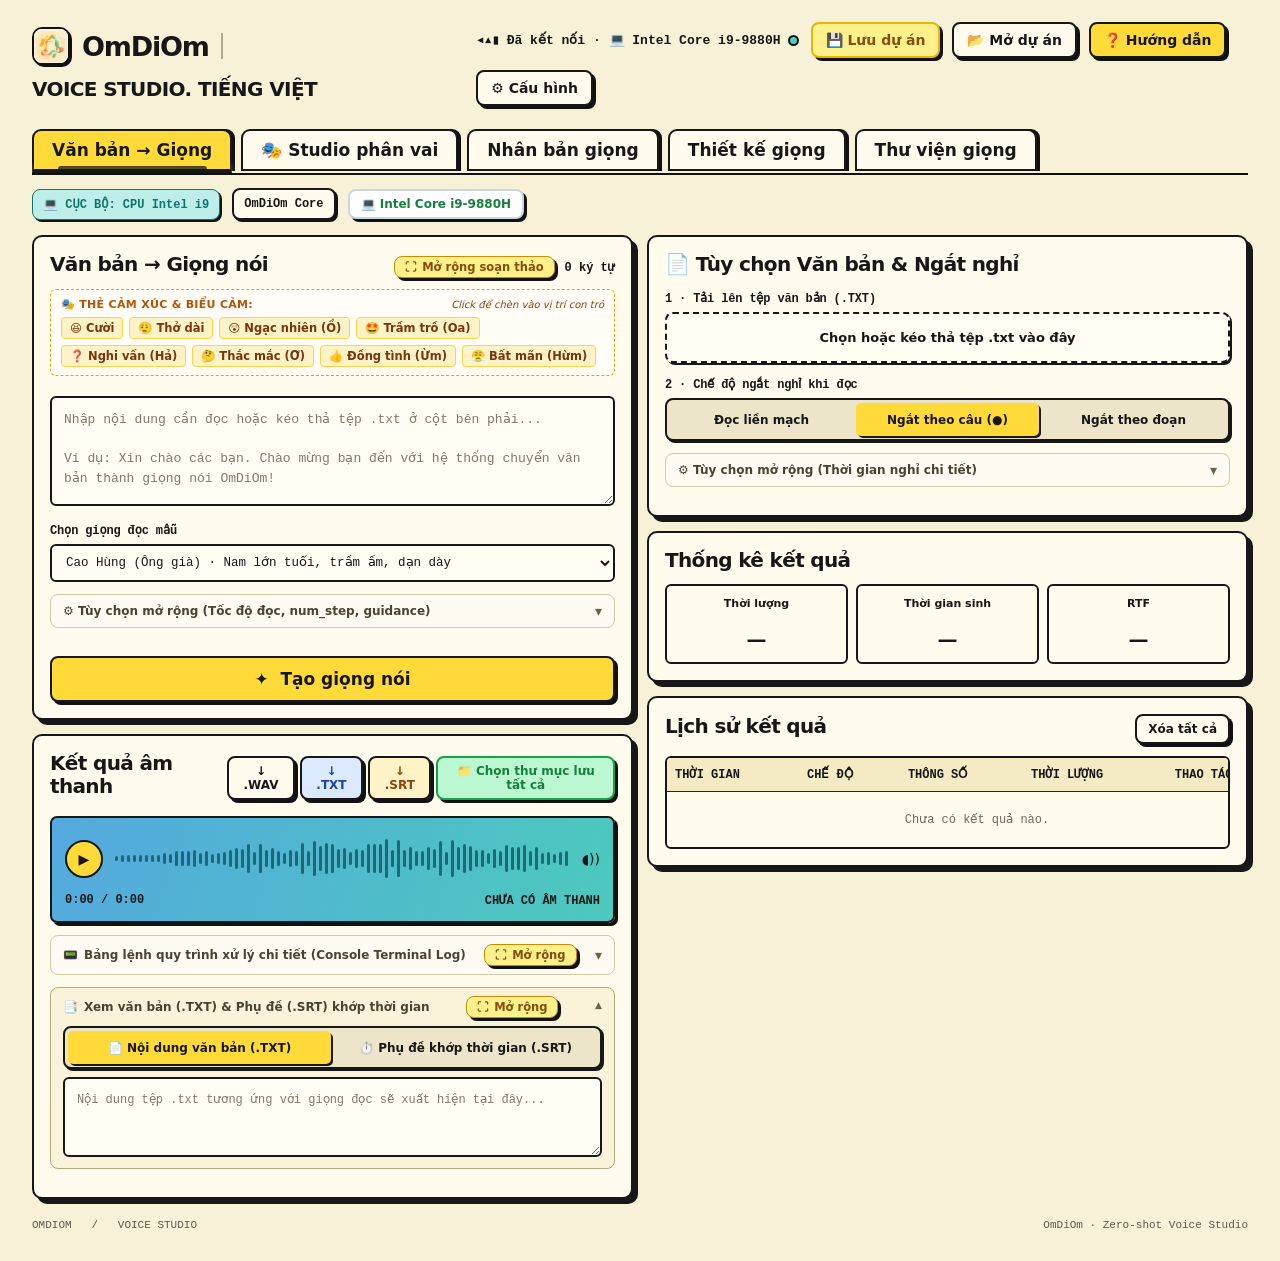
<file: omdiom/UI/index.html>
<!DOCTYPE html>
<html lang="vi">

<head>
  <meta charset="UTF-8">
  <meta name="viewport" content="width=device-width, initial-scale=1">
  <title>OmDiOm STUDIO</title>
    <link rel="icon" type="image/x-icon" href="assets/logo/rosette.ico">
  <link rel="icon" type="image/png" sizes="32x32" href="assets/logo/rosette-32.png">
  <link rel="icon" type="image/png" sizes="16x16" href="assets/logo/rosette-16.png">
  <link rel="apple-touch-icon" sizes="180x180" href="assets/logo/rosette-180.png">
  <link rel="stylesheet" href="css/style.css?v=2.4">

</head>

<body>
  <div class="wrap">
    <header class="top">
      <div class="brand">
        <div class="brand-logo-wrap" style="width:38px;height:38px;min-width:38px;min-height:38px;max-width:38px;max-height:38px;border-radius:10px;overflow:hidden;border:2px solid #111;box-shadow:2px 2px 0 #111;background:#fff;display:flex;align-items:center;justify-content:center;flex-shrink:0;cursor:pointer;" title="OmDiOm Studio">
          <img src="assets/logo/rosette-128.png" alt="OmDiOm Logo" style="width:100%;height:100%;max-width:100%;max-height:100%;object-fit:cover;display:block;">
        </div>
        <h1>OmDiOm</h1>
        <div class="divider"></div><strong>VOICE STUDIO. TIẾNG VIỆT</strong>
      </div>
      <div class="top-right">
        <div class="status"><span>◂▴▮</span> <span id="statusText">Chưa kết nối</span> <span class="dot"
            id="dot"></span></div><button class="btn" id="btnSaveProj"
          title="Lưu toàn bộ kịch bản, cấu hình và trạng thái dự án (.omproj)"
          style="background:#fef08a;color:#854d0e;border-color:#eab308">💾 Lưu dự án</button><button class="btn"
          id="btnLoadProj" title="Mở tệp dự án (.omproj) đã lưu">📂 Mở dự án</button><input type="file"
          id="fileProjInput" accept=".omproj,.json" hidden><button class="btn" id="btnOpenHelp"
          style="background:var(--yellow)">❓ Hướng dẫn</button><button class="btn config">⚙ Cấu hình</button>
      </div>
    </header>
    <nav class="tabs" aria-label="Chế độ"><button class="tab active" data-tab="tts">Văn bản → Giọng</button><button
        class="tab" data-tab="dialogue">🎭 Studio phân vai</button><button class="tab" data-tab="clone">Nhân bản
        giọng</button><button class="tab" data-tab="design">Thiết kế giọng</button><button class="tab"
        data-tab="thuvien">Thư viện giọng</button></nav>
    <div class="status-row"><span class="badge" id="badgeMode" style="background:#bdeeea">ĐÃ KẾT NỐI (CỤC
        BỘ)</span><span class="badge">OmDiOm Core</span><button class="btn small" id="btnHwTop">💻 Cấu hình: Đang kiểm
        tra...</button></div>

    <!-- TAB 1: VĂN BẢN -> GIỌNG -->
    <section class="main-content" id="tts">
      <div class="grid">
        <div class="left">
          <section class="card">
            <div class="row-between">
              <div>
                <h2>Văn bản → Giọng nói</h2>
              </div>
              <div style="display:flex;align-items:center;gap:10px">
                <button type="button" class="btn small" id="btnExpandTtsEditor"
                  title="Mở rộng khung soạn thảo toàn màn hình để dễ dàng nhìn rõ và chỉnh sửa chi tiết"
                  style="padding:3px 10px;font-size:11.5px;background:#fef08a;color:#854d0e;border:1.5px solid #ca8a04;font-weight:700;display:inline-flex;align-items:center;gap:5px;cursor:pointer">
                  <span>⛶</span> Mở rộng soạn thảo
                </button>
                <span class="counter"><span data-count>0</span> ký tự</span>
              </div>
            </div>
            <div class="emotion-toolbar">
              <div class="emotion-header">
                <span class="emotion-title"><span>🎭</span> THẺ CẢM XÚC &amp; BIỂU CẢM:</span>
                <small class="emotion-hint">Click để chèn vào vị trí con trỏ</small>
              </div>
              <div class="emotion-tags">
                <button type="button" class="btn-emotion" data-tag="[cười]"
                  title="Chèn thẻ [cười] · Tiếng cười bật ra tự nhiên">😆 Cười</button>
                <button type="button" class="btn-emotion" data-tag="[thở dài]"
                  title="Chèn thẻ [thở dài] · Tiếng thở dài nhẹ nhõm hoặc trầm ngâm">😮‍💨 Thở dài</button>
                <button type="button" class="btn-emotion" data-tag="[ngạc nhiên]"
                  title="Chèn thẻ [ngạc nhiên] · Cảm thán ngạc nhiên 'Ồ!'">😲 Ngạc nhiên (Ồ)</button>
                <button type="button" class="btn-emotion" data-tag="[trầm trồ]"
                  title="Chèn thẻ [trầm trồ] · Trầm trồ thán phục 'Oa!'">🤩 Trầm trồ (Oa)</button>
                <button type="button" class="btn-emotion" data-tag="[nghi vấn]"
                  title="Chèn thẻ [nghi vấn] · Ngữ điệu nghi vấn hỏi 'Hả?'">❓ Nghi vấn (Hả)</button>
                <button type="button" class="btn-emotion" data-tag="[thắc mắc]"
                  title="Chèn thẻ [thắc mắc] · Ngữ điệu thắc mắc hỏi 'Ơ / Ủa?'">🤔 Thắc mắc (Ơ)</button>
                <button type="button" class="btn-emotion" data-tag="[đồng tình]"
                  title="Chèn thẻ [đồng tình] · Âm thanh gật đầu 'Ừm / Dạ'">👍 Đồng tình (Ừm)</button>
                <button type="button" class="btn-emotion" data-tag="[bất mãn]"
                  title="Chèn thẻ [bất mãn] · Âm thanh bất mãn 'Hừm / Hứ'">😤 Bất mãn (Hừm)</button>
              </div>
            </div><textarea data-text maxlength="5000"
              placeholder="Nhập nội dung cần đọc hoặc kéo thả tệp .txt ở cột bên phải...&#10;&#10;Ví dụ: Xin chào các bạn. Chào mừng bạn đến với hệ thống chuyển văn bản thành giọng nói OmDiOm!"></textarea>
            <div class="attribute" style="grid-template-columns:1fr;margin-top:14px;margin-bottom:6px"><span>Chọn giọng
                đọc mẫu</span></div><select id="selGiongTts" class="sel-giong"
              aria-label="Chọn giọng đọc có sẵn"></select>
            <details class="adv-settings">
              <summary><span>⚙️ Tùy chọn mở rộng (Tốc độ đọc, num_step, guidance)</span></summary>
              <div class="settings" style="margin-top:10px">
                <div class="setting"><label for="tSteps">num_step <output id="tStepsV">16</output></label><input
                    id="tSteps" type="range" min="0" max="2" step="1" value="1">
                  <div class="scale"><span>8</span><span>16</span><span>32</span></div>
                </div>
                <div class="setting"><label for="tSpeed" class="lbl-speed">Tốc độ đọc <output
                      id="tSpeedV">1.00×</output></label><input id="tSpeed" type="range" min="0.85" max="1.30"
                    step="0.05" value="1">
                  <div class="scale"><span>0.85×</span><span>1.30×</span></div>
                </div>
                <div class="setting"><label for="tGuid">guidance <output id="tGuidV">2.0</output></label><input
                    id="tGuid" type="number" value="2" min="0.5" max="5" step="0.5"></div>
              </div>
            </details><button class="btn primary" data-run>✦ &nbsp;Tạo giọng nói</button>
          </section>
          <section class="card">
            <div class="card-title">
              <div>
                <h2>Kết quả âm thanh</h2>
              </div>
              <div class="act-group">
                <button class="btn small" data-dl disabled title="Tải xuống tệp âm thanh WAV">↓ .WAV</button>
                <button class="btn small mini-txt" id="btnDlTxt" disabled title="Tải xuống nội dung tệp văn bản .TXT">↓
                  .TXT</button>
                <button class="btn small mini-srt" id="btnDlSrt" disabled title="Chọn thư mục và tải tệp phụ đề .SRT">↓
                  .SRT</button>
                <button class="btn small" id="btnDlAll" disabled
                  title="Chọn 1 thư mục và lưu toàn bộ cả 3 tệp (.WAV, .TXT, .SRT)"
                  style="background:#bbf7d0;color:#15803d;border-color:#16a34a">📁 Chọn thư mục lưu tất cả</button>
              </div>
            </div>
            <div class="progress-box" data-prog style="display:none">
              <div class="circle-wrap">
                <svg viewBox="0 0 100 100" aria-label="Tiến trình">
                  <circle class="circle-bg" cx="50" cy="50" r="40"></circle>
                  <circle class="circle-val" cx="50" cy="50" r="40"></circle>
                </svg>
                <div class="circle-text">0%</div>
              </div>
              <div class="prog-info">
                <div class="prog-status">Đang chuẩn bị tạo giọng nói...</div>
                <div class="prog-track">
                  <div class="prog-fill"></div>
                </div>
                <div class="prog-meta"><span class="prog-step-text">Đang xử lý AI</span><span
                    class="prog-timer">0.0s</span></div>
              </div>
            </div>
            <div class="audio-box" data-box>
              <div class="player"><button class="play" data-play aria-label="Phát âm thanh">▶</button>
                <div class="wave" data-wave aria-label="Dạng sóng"></div><span aria-hidden="true">◖))</span>
              </div>
              <div class="audio-meta"><span data-time>0:00 / 0:00</span><span data-state>CHƯA CÓ ÂM THANH</span></div>
            </div>

            <!-- TAB ẨN TERMINAL CONSOLE LOG THEO THỜI GIAN THỰC -->
            <details class="adv-settings" id="ttsTerminalDetails" style="margin-top:12px">
              <summary style="display:flex;align-items:center;justify-content:space-between;cursor:pointer">
                <span style="display:flex;align-items:center;gap:6px"><span>📟</span> <b>Bảng lệnh quy trình xử lý chi
                    tiết (Console Terminal Log)</b></span>
                <button type="button" class="btn small" id="btnExpandTtsTerminal"
                  title="Mở rộng Console Log toàn màn hình để xem quy trình chi tiết nhất"
                  style="padding:3px 10px;font-size:11.5px;background:#fef08a;color:#854d0e;border:1.5px solid #ca8a04;font-weight:700;display:inline-flex;align-items:center;gap:5px;cursor:pointer">
                  <span>⛶</span> Mở rộng
                </button>
              </summary>
              <div class="term-panel" id="ttsTerminal" style="margin-top:8px">
                <div class="term-line"><span class="term-dim">00:00:00</span> <span class="term-tag">[HỆ THỐNG]</span>
                  Sẵn sàng... Bấm "Tạo giọng nói" để xem quy trình chi tiết tại đây.</div>
              </div>
            </details>

            <!-- Ô TÙY CHỌN XEM FILE TXT VÀ FILE SRT PHỤ ĐỀ -->
            <details class="adv-settings" id="ttsPreviewDetails" style="margin-top:8px" open>
              <summary style="display:flex;align-items:center;justify-content:space-between;cursor:pointer">
                <span style="display:flex;align-items:center;gap:6px"><span>📑</span> <b>Xem văn bản (.TXT) &amp;
                    Phụ đề (.SRT) khớp thời gian</b></span>
                <button type="button" class="btn small" id="btnExpandTtsPreview"
                  title="Mở rộng toàn màn hình để xem tổng quát và chi tiết hơn giống như tab hướng dẫn"
                  style="padding:3px 10px;font-size:11.5px;background:#fef08a;color:#854d0e;border:1.5px solid #ca8a04;font-weight:700;display:inline-flex;align-items:center;gap:5px;cursor:pointer">
                  <span>⛶</span> Mở rộng
                </button>
              </summary>
              <div style="margin-top:8px">
                <div class="segmented" style="margin-bottom:8px">
                  <button type="button" class="segment selected" id="btnTabTxt">📄 Nội dung văn bản (.TXT)</button>
                  <button type="button" class="segment" id="btnTabSrt">⏱️ Phụ đề khớp thời gian (.SRT)</button>
                </div>
                <div id="boxViewTxt">
                  <textarea id="txtPreviewArea" readonly
                    style="min-height:80px;background:#fffdf4;font-size:12px;margin-top:0"
                    placeholder="Nội dung tệp .txt tương ứng với giọng đọc sẽ xuất hiện tại đây..."></textarea>
                </div>
                <div id="boxViewSrt" style="display:none">
                  <textarea id="srtPreviewArea" readonly
                    style="min-height:110px;background:#18181b;color:#38bdf8;font-family:monospace;font-size:11.5px;margin-top:0"
                    placeholder="Phụ đề SRT với mốc thời gian chuẩn xác của từng câu sẽ xuất hiện tại đây..."></textarea>
                </div>
              </div>
            </details>
          </section>
        </div>
        <div class="right">
          <section class="card">
            <div class="card-title">
              <div>
                <h2>📄 Tùy chọn Văn bản &amp; Ngắt nghỉ</h2>
              </div>
            </div>
            <div class="attribute" style="grid-template-columns:1fr;margin-top:10px;margin-bottom:6px"><span>1 · Tải lên
                tệp văn bản (.TXT)</span></div>
            <div class="drop" id="txtDrop" tabindex="0" role="button" aria-label="Tải tệp văn bản .txt"><b
                id="txtDropTitle">Chọn hoặc kéo thả tệp .txt vào đây</b></div>
            <input type="file" id="txtFileInput" accept=".txt,text/plain" hidden>
            <div class="src" id="txtFileInfo" style="margin-top:5px;font-weight:bold;color:#171717;display:none"></div>

            <div class="attribute" style="grid-template-columns:1fr;margin-top:14px;margin-bottom:6px"><span>2 · Chế độ
                ngắt nghỉ khi đọc</span></div>
            <div class="segmented" id="grpSplitMode" style="display:flex;gap:3px;padding:3px">
              <button type="button" class="segment" data-split="none">Đọc liền mạch</button>
              <button type="button" class="segment selected" data-split="sentence">Ngắt theo câu (●)</button>
              <button type="button" class="segment" data-split="paragraph">Ngắt theo đoạn</button>
            </div>

            <details class="adv-settings" id="detailsPause" style="margin-top:12px">
              <summary><span>⚙️ Tùy chọn mở rộng (Thời gian nghỉ chi tiết)</span></summary>
              <div class="settings" id="boxPauseControls"
                style="grid-template-columns:1fr 1fr;gap:12px;margin-top:10px">
                <div class="setting"><label for="tPauseSent">Nghỉ giữa câu <output
                      id="tPauseSentV">0.50s</output></label><input id="tPauseSent" type="range" min="0.1" max="2.0"
                    step="0.05" value="0.5">
                  <div class="scale"><span>0.1s</span><span>2.0s</span></div>
                </div>
                <div class="setting"><label for="tPausePara">Nghỉ xuống đoạn <output
                      id="tPauseParaV">1.00s</output></label><input id="tPausePara" type="range" min="0.3" max="3.0"
                    step="0.1" value="1.0">
                  <div class="scale"><span>0.3s</span><span>3.0s</span></div>
                </div>
              </div>
            </details>
          </section>

          <section class="card">
            <h2>Thống kê kết quả</h2>
            <div class="metrics">
              <div class="metric"><span>Thời lượng</span><strong data-m="dur">—</strong></div>
              <div class="metric"><span>Thời gian sinh</span><strong data-m="gen">—</strong></div>
              <div class="metric"><span>RTF</span><strong data-m="rtf">—</strong></div>
            </div>
          </section>
          <section class="card history">
            <div class="card-title">
              <div>
                <h2>Lịch sử kết quả</h2>
              </div><button class="btn small" data-clear>Xóa tất cả</button>
            </div>
            <div class="table-scroll">
              <table>
                <thead>
                  <tr>
                    <th>THỜI GIAN</th>
                    <th>CHẾ ĐỘ</th>
                    <th>THÔNG SỐ</th>
                    <th>THỜI LƯỢNG</th>
                    <th>THAO TÁC</th>
                  </tr>
                </thead>
                <tbody data-hist>
                  <tr>
                    <td colspan="5" class="empty">Chưa có kết quả nào.</td>
                  </tr>
                </tbody>
              </table>
            </div>
          </section>
        </div>
      </div>
    </section>

    <!-- TAB 2: STUDIO PHÂN VAI & ĐỐI THOẠI ĐA NHÂN VẬT -->
    <section class="main-content hidden" id="dialogue">
      <div class="grid">
        <div class="left">
          <!-- DÀN DIỄN VIÊN / PHÂN VAI -->
          <section class="card">
            <div class="card-title">
              <div>
                <h2>🎭 Dàn diễn viên &amp; Phân vai</h2>
                <div class="muted">Gán tên nhân vật vào giọng đọc tương ứng trong thư viện</div>
              </div>
              <button class="btn small" id="btnThemVai"
                style="background:#bbf7d0;color:#15803d;border-color:#16a34a;font-weight:700">
                + Thêm nhân vật
              </button>
            </div>

            <div id="danhSachVaiContainer" style="display:grid;gap:8px;margin-top:10px">
              <!-- Render danh sách vai bằng JS -->
            </div>
          </section>

          <!-- KỊCH BẢN ĐỐI THOẠI -->
          <section class="card">
            <div class="row-between">
              <div>
                <h2>📝 Soạn thảo kịch bản đối thoại</h2>
              </div>
              <div style="display:flex;align-items:center;gap:10px">
                <button type="button" class="btn small" id="btnExpandDlgEditor"
                  title="Mở rộng khung kịch bản toàn màn hình để dễ dàng nhìn rõ và chỉnh sửa chi tiết"
                  style="padding:3px 10px;font-size:11.5px;background:#fef08a;color:#854d0e;border:1.5px solid #ca8a04;font-weight:700;display:inline-flex;align-items:center;gap:5px;cursor:pointer">
                  <span>⛶</span> Mở rộng kịch bản
                </button>
                <span class="counter"><span id="dialogueCount">0</span> ký tự</span>
              </div>
            </div>

            <!-- THANH CÔNG CỤ CHÈN NHANH VAI DIỄN -->
            <div style="margin-top:10px;padding:8px 10px;background:#fffdf4;border:var(--line);border-radius:6px">
              <div
                style="font-size:11px;font-weight:700;color:#475569;margin-bottom:6px;display:flex;align-items:center;gap:5px">
                <span>👥</span> CHÈN LƯỢT THOẠI NHÂN VẬT:
              </div>
              <div id="quickRoleButtons" style="display:flex;gap:6px;flex-wrap:wrap">
                <!-- Nút chèn vai sẽ render tự động từ danh sách vai -->
              </div>
            </div>

            <!-- THANH CÔNG CỤ THẺ CẢM XÚC & KHOẢNG NGHỈ -->
            <div class="emotion-toolbar" style="margin-top:8px">
              <div class="emotion-header">
                <span class="emotion-title"><span>🎭</span> THẺ CẢM XÚC &amp; ⏱️ KHOẢNG NGHỈ:</span>
                <small class="emotion-hint">Click để chèn vào vị trí con trỏ</small>
              </div>
              <div class="emotion-tags">
                <button type="button" class="btn-emotion" data-tag="[cười]" title="Chèn thẻ [cười]">😆 Cười</button>
                <button type="button" class="btn-emotion" data-tag="[thở dài]" title="Chèn thẻ [thở dài]">😮‍💨 Thở
                  dài</button>
                <button type="button" class="btn-emotion" data-tag="[ngạc nhiên]" title="Chèn thẻ [ngạc nhiên]">😲 Ngạc
                  nhiên</button>
                <button type="button" class="btn-emotion" data-tag="[trầm trồ]" title="Chèn thẻ [trầm trồ]">🤩 Trầm
                  trồ</button>
                <button type="button" class="btn-emotion" data-tag="[nghi vấn]" title="Chèn thẻ [nghi vấn]">❓ Nghi
                  vấn</button>
                <button type="button" class="btn-emotion" data-tag="[thắc mắc]" title="Chèn thẻ [thắc mắc]">🤔 Thắc
                  mắc</button>
                <button type="button" class="btn-pause-tag" data-tag="[nghỉ: 0.5s]" title="Chèn khoảng lặng 0.5 giây"
                  style="background:#e0e7ff;color:#3730a3;border:1.5px solid #818cf8;border-radius:4px;padding:2px 7px;font-size:11px;font-weight:700;cursor:pointer">⏱️
                  Nghỉ 0.5s</button>
                <button type="button" class="btn-pause-tag" data-tag="[nghỉ: 1.0s]" title="Chèn khoảng lặng 1.0 giây"
                  style="background:#e0e7ff;color:#3730a3;border:1.5px solid #818cf8;border-radius:4px;padding:2px 7px;font-size:11px;font-weight:700;cursor:pointer">⏱️
                  Nghỉ 1.0s</button>
              </div>
            </div>

            <textarea id="dialogueScriptText" maxlength="10000" style="min-height:160px"
              placeholder="Soạn kịch bản đối thoại hoặc bấm nút chèn nhân vật ở trên...&#10;&#10;Ví dụ:&#10;[Người dẫn chuyện]: Đêm đó, sấm chớp ầm ầm ngoài hiên [thở dài].&#10;[Bác Ba]: Trời này mưa to rồi, cháu có muốn ở lại trú không?&#10;[nghỉ: 0.6s]&#10;[Mai Lan]: Dạ không sao đâu bác [cười], cháu có áo mưa rồi ạ!"></textarea>

            <details class="adv-settings" style="margin-top:10px">
              <summary><span>⚙️ Tùy chọn mở rộng (Tốc độ đọc, num_step, khoảng nghỉ đổi vai)</span></summary>
              <div class="settings" style="margin-top:10px">
                <div class="setting">
                  <label for="dlgSteps">num_step <output id="dlgStepsV">16</output></label>
                  <input id="dlgSteps" type="range" min="0" max="2" step="1" value="1">
                  <div class="scale"><span>8</span><span>16</span><span>32</span></div>
                </div>
                <div class="setting">
                  <label for="dlgSpeed" class="lbl-speed">Tốc độ đọc <output id="dlgSpeedV">1.00×</output></label>
                  <input id="dlgSpeed" type="range" min="0.85" max="1.30" step="0.05" value="1">
                  <div class="scale"><span>0.85×</span><span>1.30×</span></div>
                </div>
                <div class="setting">
                  <label for="dlgPauseDefault">Nghỉ đổi vai <output id="dlgPauseDefaultV">0.60s</output></label>
                  <input id="dlgPauseDefault" type="range" min="0.2" max="2.5" step="0.1" value="0.6">
                  <div class="scale"><span>0.2s</span><span>2.5s</span></div>
                </div>
              </div>
            </details>

            <button class="btn primary" id="btnRunDialogue">✦ &nbsp;Tạo âm thanh kịch bản đối thoại</button>
          </section>
        </div>

        <div class="right">
          <!-- KẾT QUẢ ÂM THANH KỊCH BẢN -->
          <section class="card">
            <div class="card-title">
              <div>
                <h2>Kết quả âm thanh kịch bản</h2>
              </div>
              <div class="act-group">
                <button class="btn small" id="btnDlDlgWav" data-dl disabled title="Tải xuống tệp âm thanh WAV">↓
                  .WAV</button>
                <button class="btn small mini-txt" id="btnDlDlgTxt" disabled title="Tải xuống nội dung kịch bản .TXT">↓
                  .TXT</button>
                <button class="btn small mini-srt" id="btnDlDlgSrt" disabled title="Tải tệp phụ đề .SRT phân vai">↓
                  .SRT</button>
                <button class="btn small" id="btnDlDlgAll" disabled title="Lưu trọn bộ cả 3 tệp vào 1 thư mục"
                  style="background:#bbf7d0;color:#15803d;border-color:#16a34a">📁 Lưu tất cả</button>
              </div>
            </div>

            <div class="progress-box" id="dlgProgBox" style="display:none">
              <div class="circle-wrap">
                <svg viewBox="0 0 100 100" aria-label="Tiến trình">
                  <circle class="circle-bg" cx="50" cy="50" r="40"></circle>
                  <circle class="circle-val" id="dlgCircleVal" cx="50" cy="50" r="40"></circle>
                </svg>
                <div class="circle-text" id="dlgCircleText">0%</div>
              </div>
              <div class="prog-info">
                <div class="prog-status" id="dlgProgStatus">Đang chuẩn bị tạo kịch bản...</div>
                <div class="prog-track">
                  <div class="prog-fill" id="dlgProgFill"></div>
                </div>
                <div class="prog-meta"><span class="prog-step-text" id="dlgProgStep">Đang phân tích kịch bản</span><span
                    class="prog-timer" id="dlgProgTimer">0.0s</span></div>
              </div>
            </div>

            <div class="audio-box" id="dlgAudioBox" data-box style="display:none">
              <div class="player">
                <button class="play" id="dlgPlayBtn" data-play aria-label="Phát âm thanh">▶</button>
                <div class="wave" id="dlgWave" data-wave aria-label="Dạng sóng"></div>
                <span aria-hidden="true">◖))</span>
              </div>
              <div class="audio-meta">
                <span id="dlgTime" data-time>0:00 / 0:00</span>
                <span id="dlgState" data-state>KỊCH BẢN HOÀN TẤT</span>
              </div>
            </div>

            <!-- TERMINAL CONSOLE LOG KỊCH BẢN -->
            <details class="adv-settings" id="dlgTerminalDetails" style="margin-top:12px" open>
              <summary style="display:flex;align-items:center;justify-content:space-between;cursor:pointer">
                <span style="display:flex;align-items:center;gap:6px"><span>📟</span> <b>Bảng điều khiển tiến trình phân
                    vai (Console Log)</b></span>
                <button type="button" class="btn small" id="btnExpandDlgTerminal"
                  title="Mở rộng Console Log toàn màn hình để xem quy trình chi tiết nhất"
                  style="padding:3px 10px;font-size:11.5px;background:#fef08a;color:#854d0e;border:1.5px solid #ca8a04;font-weight:700;display:inline-flex;align-items:center;gap:5px;cursor:pointer">
                  <span>⛶</span> Mở rộng
                </button>
              </summary>
              <div class="term-panel" id="dlgTerminal" style="margin-top:8px">
                <div class="term-line"><span class="term-dim">00:00:00</span> <span class="term-tag">[KỊCH BẢN]</span>
                  Sẵn sàng... Bấm "Tạo âm thanh kịch bản" để bắt đầu tiến trình.</div>
              </div>
            </details>

            <!-- XEM TRƯỚC VĂN BẢN VÀ PHỤ ĐỀ PHÂN VAI -->
            <details class="adv-settings" id="dlgPreviewDetails" style="margin-top:8px" open>
              <summary style="display:flex;align-items:center;justify-content:space-between;cursor:pointer">
                <span style="display:flex;align-items:center;gap:6px"><span>📑</span> <b>Xem kịch bản (.TXT)
                    &amp; Phụ đề phân vai (.SRT)</b></span>
                <button type="button" class="btn small" id="btnExpandDlgPreview"
                  title="Mở rộng toàn màn hình để xem tổng quát và chi tiết hơn giống như tab hướng dẫn"
                  style="padding:3px 10px;font-size:11.5px;background:#fef08a;color:#854d0e;border:1.5px solid #ca8a04;font-weight:700;display:inline-flex;align-items:center;gap:5px;cursor:pointer">
                  <span>⛶</span> Mở rộng
                </button>
              </summary>
              <div style="margin-top:8px">
                <div class="segmented" style="margin-bottom:8px">
                  <button type="button" class="segment selected" id="btnTabDlgTxt">📄 Kịch bản (.TXT)</button>
                  <button type="button" class="segment" id="btnTabDlgSrt">⏱️ Phụ đề phân vai (.SRT)</button>
                </div>
                <div id="boxViewDlgTxt">
                  <textarea id="dlgTxtPreviewArea" readonly
                    style="min-height:90px;background:#fffdf4;font-size:12px;margin-top:0"
                    placeholder="Nội dung kịch bản sẽ hiển thị tại đây..."></textarea>
                </div>
                <div id="boxViewDlgSrt" style="display:none">
                  <textarea id="dlgSrtPreviewArea" readonly
                    style="min-height:110px;background:#18181b;color:#38bdf8;font-family:monospace;font-size:11.5px;margin-top:0"
                    placeholder="Phụ đề SRT với tên nhân vật và mốc thời gian sẽ xuất hiện tại đây..."></textarea>
                </div>
              </div>
            </details>
          </section>

          <!-- THỐNG KÊ KẾT QUẢ KỊCH BẢN -->
          <section class="card">
            <h2>Thống kê kết quả kịch bản</h2>
            <div class="metrics">
              <div class="metric"><span>Thời lượng</span><strong id="dlgDur">—</strong></div>
              <div class="metric"><span>Thời gian sinh</span><strong id="dlgGen">—</strong></div>
              <div class="metric"><span>RTF</span><strong id="dlgRtf">—</strong></div>
            </div>
          </section>
        </div>
      </div>
    </section>


    <!-- TAB 2: NHÂN BẢN GIỌNG -->
    <section class="main-content hidden" id="clone">
      <div class="grid">
        <div class="left">
          <section class="card">
            <div class="row-between">
              <div>
                <h2>Nhân bản giọng</h2>
              </div><span class="counter">0-shot</span>
            </div>
            <div
              style="margin-top:10px;padding:9px 12px;background:#f0fdf4;border:1.5px solid #86efac;border-radius:6px;font-size:12px;line-height:1.4">
              <b style="color:#166534">⚡ Lưu ý hiệu năng (Khuyến nghị GPU):</b>
              <span style="color:#15803d">Nhân bản giọng 0-shot là tác vụ AI rất nặng (khuếch tán Diffusion Vocoder).
                Nên ưu tiên kết nối <b>Kaggle GPU (Tesla T4)</b> để tạo giọng trong <b>1–3 giây</b> (thay vì 30–60s trên
                CPU).</span>
            </div>
            <div class="attribute" style="grid-template-columns:1fr;margin-top:14px;margin-bottom:8px"><span>1 · Clip
                mẫu (3–10 giây)</span></div>
            <div class="drop" data-drop tabindex="0" role="button" aria-label="Chọn tệp âm thanh mẫu"><b
                data-dropmain>Chọn hoặc kéo thả tệp audio</b><small data-dropsub>WAV / MP3 · nên là giọng rõ, ít tạp
                âm</small></div>
                        <input type="file" accept="audio/*" data-file hidden>
            
            <!-- KHUNG XEM TRƯỚC, NGHE THỬ VÀ TỰ ĐỘNG CHỌN ĐOẠN SẠCH (VAD) CHO FILE TẢI LÊN -->
            <div class="upload-vad-panel" id="uploadVadPanel" style="display:none;margin-top:10px;padding:12px;border:2px solid #111;border-radius:8px;background:#fefce8;box-shadow:2px 2px 0 #111">
              <div style="display:flex;align-items:center;justify-content:space-between;gap:8px;flex-wrap:wrap">
                <div style="display:flex;align-items:center;gap:8px">
                  <span style="font-size:18px">🎵</span>
                  <div>
                    <b id="uploadFileName" style="font-size:12.5px;color:#171717;display:block">ten_file.wav</b>
                    <span class="muted" id="uploadFileMeta" style="font-size:11px">1.2 MB · 14.5s · 44.1 kHz</span>
                  </div>
                </div>
                <div style="display:flex;gap:6px;align-items:center">
                  <button type="button" class="btn small" id="btnPlayOriginal" style="background:var(--yellow);font-weight:700" title="Nghe toàn bộ file gốc tải lên">▶ Nghe file gốc</button>
                  <button type="button" class="btn small" id="btnReanalyzeVad" style="background:#fff" title="Phân tích lại VAD">↻ Quét lại</button>
                </div>
              </div>

              <!-- KẾT QUẢ VAD CHO TỆP TẢI LÊN -->
              <div id="uploadVadStatus" style="margin-top:10px;padding:8px 10px;border-radius:6px;background:#f0fdf4;border:1.5px solid #86efac;font-size:11.5px;line-height:1.4">
                <div style="display:flex;align-items:center;justify-content:space-between;gap:6px">
                  <b style="color:#166534" id="uploadVadTitle">⭐ Tự động chọn đoạn sạch nhất (VAD):</b>
                  <span class="badge" id="uploadVadScoreBadge" style="background:#dcfce7;color:#15803d;padding:2px 6px;font-size:10.5px">Điểm: 9.8</span>
                </div>
                <div id="uploadVadDetails" style="color:#166534;margin-top:3px;font-family:monospace;font-size:11px">
                  0.8s → 5.2s (Thời lượng: 4.4s) · Tối ưu cho AI nhân bản
                </div>
                <div style="display:flex;gap:8px;margin-top:8px;flex-wrap:wrap;align-items:center">
                  <button type="button" class="btn small" id="btnPlayCleanSeg" style="background:#22c55e;color:#fff;border-color:#15803d;font-weight:700">
                    ▶ Nghe đoạn sạch
                  </button>
                  <button type="button" class="btn small" id="btnToggleAllSegs" style="background:#fff;font-size:11px">
                    📑 Chọn đoạn khác (3 đoạn)
                  </button>
                  <button type="button" class="btn small" id="btnToggleUseMode" style="background:#fff;margin-left:auto;font-size:11px" title="Chuyển đổi giữa dùng đoạn sạch và file gốc">
                    Dùng cả file gốc
                  </button>
                </div>
              </div>

              <!-- DANH SÁCH CÁC ĐOẠN KHÁC (ẨN MẶC ĐỊNH, BẬT KHI BẤM XEM THÊM) -->
              <div id="uploadVadSegsList" style="display:none;margin-top:8px" class="rec-segments"></div>
            </div>
            <div class="ref-audio" data-fileinfo></div>
            <div class="rec-or">── hoặc ──</div>
            <div class="rec-panel" id="recPanel">
              <div class="rec-header"><b>🎙️ Ghi âm trực tiếp (tối đa 30 giây)</b><span class="tag" id="recTag">SẴN
                  SÀNG</span></div>
              <div id="recSecureWarn" class="warnbar"
                style="margin-top:0;margin-bottom:10px;display:none;background:#fef3c7;border-color:#d97706">
                <b>⚠️ Quyền truy cập Micro:</b>
                <span id="recSecureWarnMsg">Trình duyệt chặn Micro trên giao thức <code>file:///</code>.</span>
                <div style="margin-top:6px">
                  <a href="http://127.0.0.1:8000" target="_blank" class="btn small"
                    style="background:var(--yellow);display:inline-block;text-decoration:none;font-size:11px">
                    👉 Bấm vào đây để mở Studio tại http://127.0.0.1:8000 (Cho phép Micro 100%)
                  </a>
                </div>
              </div>
              <div class="rec-timer idle" id="recTimer">00:00</div>
              <div class="rec-bar-wrap">
                <div class="rec-bar-level" id="recLevel"></div>
              </div>
              <div class="rec-btns">
                <button class="btn btn-rec" id="btnRecStart">🎙️ Bắt đầu ghi</button>
                <button class="btn" id="btnRecStop" disabled>⏹ Dừng ghi</button>
                <button class="btn" id="btnRecReset" disabled>↻ Ghi lại</button>
              </div>
              <div class="rec-result" id="recResult">
                <b>📊 Phân tích đoạn ghi âm</b>
                <div class="muted" id="recResultInfo">Đang phân tích...</div>
                <div class="rec-segments" id="recSegments"></div>
                <button class="btn primary" id="btnRecUse" style="margin-top:10px;width:100%" disabled>✦&nbsp;Dùng đoạn
                  sạch nhất làm clip mẫu</button>
              </div>
            </div>
            <div class="attribute" style="grid-template-columns:1fr;margin-top:6px;margin-bottom:6px"><span>2 · Lời
                thoại CỦA CLIP MẪU (không phải câu cần đọc)</span></div>
            <input type="text" data-reftext placeholder="Gõ đúng những gì người trong clip đang nói"
              style="width:100%;height:38px;border:var(--line);border-radius:6px;padding:0 10px;background:#fffdf4;font-family:monospace;font-size:12.5px">
            <div class="row-between" style="margin-top:14px"><span
                style="font-family:monospace;font-weight:bold;font-size:12px">3 · Câu cần đọc bằng giọng đó</span><span
                class="counter"><span data-count>0</span>/600</span></div>
            <div class="emotion-toolbar">
              <div class="emotion-header">
                <span class="emotion-title"><span>🎭</span> THẺ CẢM XÚC &amp; BIỂU CẢM:</span>
                <small class="emotion-hint">Click để chèn vào vị trí con trỏ</small>
              </div>
              <div class="emotion-tags">
                <button type="button" class="btn-emotion" data-tag="[cười]"
                  title="Chèn thẻ [cười] · Tiếng cười bật ra tự nhiên">😆 Cười</button>
                <button type="button" class="btn-emotion" data-tag="[thở dài]"
                  title="Chèn thẻ [thở dài] · Tiếng thở dài nhẹ nhõm hoặc trầm ngâm">😮‍💨 Thở dài</button>
                <button type="button" class="btn-emotion" data-tag="[ngạc nhiên]"
                  title="Chèn thẻ [ngạc nhiên] · Cảm thán ngạc nhiên 'Ồ!'">😲 Ngạc nhiên (Ồ)</button>
                <button type="button" class="btn-emotion" data-tag="[trầm trồ]"
                  title="Chèn thẻ [trầm trồ] · Trầm trồ thán phục 'Oa!'">🤩 Trầm trồ (Oa)</button>
                <button type="button" class="btn-emotion" data-tag="[nghi vấn]"
                  title="Chèn thẻ [nghi vấn] · Ngữ điệu nghi vấn hỏi 'Hả?'">❓ Nghi vấn (Hả)</button>
                <button type="button" class="btn-emotion" data-tag="[thắc mắc]"
                  title="Chèn thẻ [thắc mắc] · Ngữ điệu thắc mắc hỏi 'Ơ / Ủa?'">🤔 Thắc mắc (Ơ)</button>
                <button type="button" class="btn-emotion" data-tag="[đồng tình]"
                  title="Chèn thẻ [đồng tình] · Âm thanh gật đầu 'Ừm / Dạ'">👍 Đồng tình (Ừm)</button>
                <button type="button" class="btn-emotion" data-tag="[bất mãn]"
                  title="Chèn thẻ [bất mãn] · Âm thanh bất mãn 'Hừm / Hứ'">😤 Bất mãn (Hừm)</button>
              </div>
            </div>
            <textarea data-text maxlength="600"
              placeholder="Nhập câu bạn muốn model đọc bằng giọng trong clip...&#10;&#10;Ví dụ: Hôm nay trời đẹp, chúng ta cùng đi dạo nhé."></textarea>
            <details class="adv-settings">
              <summary><span>⚙️ Tùy chọn mở rộng (Tốc độ đọc, num_step, guidance)</span></summary>
              <div class="settings" style="margin-top:10px">
                <div class="setting"><label for="cSteps">num_step <output id="cStepsV">16</output></label><input
                    id="cSteps" type="range" min="0" max="2" step="1" value="1">
                  <div class="scale"><span>8</span><span>16</span><span>32</span></div>
                </div>
                <div class="setting"><label for="cSpeed" class="lbl-speed">Tốc độ đọc <output
                      id="cSpeedV">1.00×</output></label><input id="cSpeed" type="range" min="0.85" max="1.30"
                    step="0.05" value="1">
                  <div class="scale"><span>0.85×</span><span>1.30×</span></div>
                </div>
                <div class="setting"><label for="cGuid">guidance <output id="cGuidV">2.0</output></label><input
                    id="cGuid" type="number" value="2" min="0.5" max="5" step="0.5"></div>
              </div>
            </details>
            <button class="btn primary" data-run>✦ &nbsp;Nhân bản &amp; đọc</button>
          </section>
          <section class="card" id="saveVoiceCard" style="display:none">
            <div class="card-title">
              <div>
                <h2>🎛️ Tinh chỉnh chất giọng &amp; Lưu giọng</h2>
              </div>
              <span class="tag" style="background:#e0e7ff;color:#3730a3">HẬU KỲ DSP</span>
            </div>

            <div style="font-size:12px;color:var(--text-muted);margin-bottom:12px">
              Tinh chỉnh cao độ (Pitch), tốc độ (Speed) và độ dày trầm ấm (Bass) trước khi lưu vào thư viện để sử dụng
              về sau.
            </div>

            <!-- PHẦN 1: CÁC THANH TRƯỢT TINH CHỈNH -->
            <div class="settings" style="grid-template-columns:1fr 1fr;gap:12px;margin-bottom:12px">
              <!-- Cao độ / Pitch -->
              <div class="setting" style="background:#fffdf4;border:var(--line);border-radius:6px;padding:8px 10px">
                <div class="row-between" style="margin-bottom:4px">
                  <label for="tunePitch" style="font-weight:600;font-size:12px">🎵 Cao độ (Pitch):</label>
                  <output id="tunePitchV" style="font-weight:bold;color:#4f46e5;font-size:12px">0 st (Chuẩn)</output>
                </div>
                <input id="tunePitch" type="range" min="-6" max="6" step="1" value="0" style="width:100%">
                <div class="scale"
                  style="font-size:10px;color:var(--text-muted);display:flex;justify-content:space-between">
                  <span>-6 (Trầm ấm)</span>
                  <span>0 (Gốc)</span>
                  <span>+6 (Thanh cao)</span>
                </div>
              </div>

              <!-- Tốc độ đọc / Speed -->
              <div class="setting" style="background:#fffdf4;border:var(--line);border-radius:6px;padding:8px 10px">
                <div class="row-between" style="margin-bottom:4px">
                  <label for="tuneSpeed" style="font-weight:600;font-size:12px">⏱️ Tốc độ đọc (Speed):</label>
                  <output id="tuneSpeedV" style="font-weight:bold;color:#4f46e5;font-size:12px">1.00x</output>
                </div>
                <input id="tuneSpeed" type="range" min="0.75" max="1.35" step="0.05" value="1.00" style="width:100%">
                <div class="scale"
                  style="font-size:10px;color:var(--text-muted);display:flex;justify-content:space-between">
                  <span>0.75x (Chậm)</span>
                  <span>1.00x</span>
                  <span>1.35x (Nhanh)</span>
                </div>
              </div>

              <!-- Độ dày / Bass Boost -->
              <div class="setting"
                style="background:#fffdf4;border:var(--line);border-radius:6px;padding:8px 10px;grid-column:span 2">
                <div class="row-between" style="margin-bottom:4px">
                  <label for="tuneBass" style="font-weight:600;font-size:12px">🎙️ Âm sắc trầm ấm (Bass Boost):</label>
                  <output id="tuneBassV" style="font-weight:bold;color:#4f46e5;font-size:12px">0 dB</output>
                </div>
                <input id="tuneBass" type="range" min="0" max="8" step="1" value="0" style="width:100%">
                <div class="scale"
                  style="font-size:10px;color:var(--text-muted);display:flex;justify-content:space-between">
                  <span>0 dB (Tự nhiên)</span>
                  <span>+4 dB (Ấm áp)</span>
                  <span>+8 dB (Rất đầm tiếng / Podcast)</span>
                </div>
              </div>
            </div>

            <!-- NÚT NGHE THỬ DSP VÀ TẢI VỀ -->
            <div style="display:flex;gap:8px;margin-bottom:14px;align-items:center;flex-wrap:wrap">
              <button class="btn small" id="btnTunePreview"
                style="background:#e0e7ff;color:#3730a3;border-color:#818cf8;font-weight:600">
                ▶ Nghe thử chất giọng
              </button>
              <button class="btn small" id="btnTuneReset" title="Đặt lại mọi thông số về chuẩn">
                ↺ Đặt lại
              </button>
              <button class="btn small mini-dl" id="btnTuneDownload" title="Tải xuống tệp WAV đã áp dụng tinh chỉnh">
                ↓ Tải WAV đã chỉnh
              </button>
              <span id="tuneAudioStatus" style="font-size:11px;color:var(--text-muted);margin-left:auto">Sẵn sàng nghe
                thử</span>
            </div>

            <hr style="border:none;border-top:1px dashed var(--line-color,#cbd5e1);margin:12px 0">

            <!-- PHẦN 2: LƯU VÀO THƯ VIỆN GIỌNG -->
            <div class="attribute" style="grid-template-columns:1fr;margin-bottom:6px">
              <span>Tên gợi nhớ cho giọng</span>
            </div>
            <input type="text" id="saveVoiceName" placeholder="Ví dụ: Minh Quý (Trầm), Giọng MC Truyền Cảm…"
              style="width:100%;height:38px;border:var(--line);border-radius:6px;padding:0 10px;background:#fffdf4;font-family:monospace;font-size:12.5px">

            <div style="display:grid;grid-template-columns:1fr 2fr;gap:10px;margin-top:10px">
              <div>
                <div class="attribute" style="margin-bottom:4px"><span>Giới tính</span></div>
                <select id="saveVoiceGender"
                  style="width:100%;height:36px;border:var(--line);border-radius:6px;padding:0 8px;background:#fffdf4;font-size:12px">
                  <option value="">(Tự chọn)</option>
                  <option value="nam">Nam</option>
                  <option value="nu">Nữ</option>
                  <option value="khac">Khác</option>
                </select>
              </div>
              <div>
                <div class="attribute" style="margin-bottom:4px"><span>Ghi chú thêm</span></div>
                <input type="text" id="saveVoiceNote" placeholder="Tự động ghi lại thông số Pitch, Speed, Bass..."
                  style="width:100%;height:36px;border:var(--line);border-radius:6px;padding:0 8px;background:#fffdf4;font-size:12px">
              </div>
            </div>

            <div class="btnrow" style="margin-top:12px">
              <button class="btn primary" id="btnSaveVoice" style="margin:0;width:100%;font-weight:600">
                💾 &nbsp;Lưu vào thư viện giọng
              </button>
            </div>
            <div class="muted" id="saveVoiceStatus" style="margin-top:8px;font-size:11px"></div>
          </section>
        </div>
        <div class="right">
          <section class="card">
            <div class="card-title">
              <div>
                <h2>Kết quả âm thanh</h2>
              </div><button class="btn small" data-dl disabled>↓ Tải xuống</button>
            </div>
            <div class="progress-box" data-prog style="display:none">
              <div class="circle-wrap">
                <svg viewBox="0 0 100 100" aria-label="Tiến trình">
                  <circle class="circle-bg" cx="50" cy="50" r="40"></circle>
                  <circle class="circle-val" cx="50" cy="50" r="40"></circle>
                </svg>
                <div class="circle-text">0%</div>
              </div>
              <div class="prog-info">
                <div class="prog-status">Đang chuẩn bị tạo giọng nói...</div>
                <div class="prog-track">
                  <div class="prog-fill"></div>
                </div>
                <div class="prog-meta"><span class="prog-step-text">Đang xử lý AI</span><span
                    class="prog-timer">0.0s</span></div>
              </div>
            </div>
            <div class="audio-box" data-box>
              <div class="player"><button class="play" data-play aria-label="Phát âm thanh">▶</button>
                <div class="wave" data-wave aria-label="Dạng sóng"></div><span aria-hidden="true">◖))</span>
              </div>
              <div class="audio-meta"><span data-time>0:00 / 0:00</span><span data-state>CHƯA CÓ ÂM THANH</span></div>
            </div>
          </section>
          <section class="card">
            <h2>Thống kê kết quả</h2>
            <div class="metrics">
              <div class="metric"><span>Thời lượng</span><strong data-m="dur">—</strong></div>
              <div class="metric"><span>Thời gian sinh</span><strong data-m="gen">—</strong></div>
              <div class="metric"><span>RTF</span><strong data-m="rtf">—</strong></div>
            </div>
          </section>
          <section class="card history">
            <div class="card-title">
              <div>
                <h2>Lịch sử kết quả</h2>
              </div><button class="btn small" data-clear>Xóa tất cả</button>
            </div>
            <div class="table-scroll">
              <table>
                <thead>
                  <tr>
                    <th>THỜI GIAN</th>
                    <th>CHẾ ĐỘ</th>
                    <th>THÔNG SỐ</th>
                    <th>THỜI LƯỢNG</th>
                    <th>THAO TÁC</th>
                  </tr>
                </thead>
                <tbody data-hist>
                  <tr>
                    <td colspan="5" class="empty">Chưa có kết quả nào.</td>
                  </tr>
                </tbody>
              </table>
            </div>
          </section>
        </div>
      </div>
    </section>

    <!-- TAB 3: THIẾT KẾ GIỌNG -->
    <main class="main-content hidden" id="design">
      <div class="grid">
        <div class="left">
          <section class="card">
            <div class="row-between">
              <div>
                <h2>Thiết kế giọng nói</h2>
              </div><span class="counter"><span data-count>0</span>/600</span>
            </div>
            <div class="emotion-toolbar">
              <div class="emotion-header">
                <span class="emotion-title"><span>🎭</span> THẺ CẢM XÚC &amp; BIỂU CẢM:</span>
                <small class="emotion-hint">Click để chèn vào vị trí con trỏ</small>
              </div>
              <div class="emotion-tags">
                <button type="button" class="btn-emotion" data-tag="[cười]"
                  title="Chèn thẻ [cười] · Tiếng cười bật ra tự nhiên">😆 Cười</button>
                <button type="button" class="btn-emotion" data-tag="[thở dài]"
                  title="Chèn thẻ [thở dài] · Tiếng thở dài nhẹ nhõm hoặc trầm ngâm">😮‍💨 Thở dài</button>
                <button type="button" class="btn-emotion" data-tag="[ngạc nhiên]"
                  title="Chèn thẻ [ngạc nhiên] · Cảm thán ngạc nhiên 'Ồ!'">😲 Ngạc nhiên (Ồ)</button>
                <button type="button" class="btn-emotion" data-tag="[trầm trồ]"
                  title="Chèn thẻ [trầm trồ] · Trầm trồ thán phục 'Oa!'">🤩 Trầm trồ (Oa)</button>
                <button type="button" class="btn-emotion" data-tag="[nghi vấn]"
                  title="Chèn thẻ [nghi vấn] · Ngữ điệu nghi vấn hỏi 'Hả?'">❓ Nghi vấn (Hả)</button>
                <button type="button" class="btn-emotion" data-tag="[thắc mắc]"
                  title="Chèn thẻ [thắc mắc] · Ngữ điệu thắc mắc hỏi 'Ơ / Ủa?'">🤔 Thắc mắc (Ơ)</button>
                <button type="button" class="btn-emotion" data-tag="[đồng tình]"
                  title="Chèn thẻ [đồng tình] · Âm thanh gật đầu 'Ừm / Dạ'">👍 Đồng tình (Ừm)</button>
                <button type="button" class="btn-emotion" data-tag="[bất mãn]"
                  title="Chèn thẻ [bất mãn] · Âm thanh bất mãn 'Hừm / Hứ'">😤 Bất mãn (Hừm)</button>
              </div>
            </div><textarea data-text maxlength="600"
              placeholder="Nhập nội dung cần chuyển thành giọng nói...&#10;&#10;Ví dụ: Chào mừng bạn đến với OmDiOm!"></textarea>
            <details class="adv-settings">
              <summary><span>⚙️ Tùy chọn mở rộng (Tốc độ đọc, num_step, guidance)</span></summary>
              <div class="settings" style="margin-top:10px">
                <div class="setting"><label for="dSteps">num_step <output id="dStepsV">16</output></label><input
                    id="dSteps" type="range" min="0" max="2" step="1" value="1">
                  <div class="scale"><span>8</span><span>16</span><span>32</span></div>
                </div>
                <div class="setting"><label for="dSpeed" class="lbl-speed">Tốc độ đọc <output
                      id="dSpeedV">1.00×</output></label><input id="dSpeed" type="range" min="0.85" max="1.30"
                    step="0.05" value="1">
                  <div class="scale"><span>0.85×</span><span>1.30×</span></div>
                </div>
                <div class="setting"><label for="dGuid">guidance <output id="dGuidV">2.0</output></label><input
                    id="dGuid" type="number" value="2" min="0.5" max="5" step="0.5"></div>
              </div>
            </details><button class="btn primary" data-run>✦ &nbsp;Tạo giọng nói</button>
          </section>
          <section class="card">
            <div class="card-title">
              <div>
                <h2>Kết quả âm thanh</h2>
              </div><button class="btn small" data-dl disabled>↓ Tải xuống</button>
            </div>
            <div class="progress-box" data-prog style="display:none">
              <div class="circle-wrap">
                <svg viewBox="0 0 100 100" aria-label="Tiến trình">
                  <circle class="circle-bg" cx="50" cy="50" r="40"></circle>
                  <circle class="circle-val" cx="50" cy="50" r="40"></circle>
                </svg>
                <div class="circle-text">0%</div>
              </div>
              <div class="prog-info">
                <div class="prog-status">Đang chuẩn bị tạo giọng nói...</div>
                <div class="prog-track">
                  <div class="prog-fill"></div>
                </div>
                <div class="prog-meta"><span class="prog-step-text">Đang xử lý AI</span><span
                    class="prog-timer">0.0s</span></div>
              </div>
            </div>
            <div class="audio-box" data-box>
              <div class="player"><button class="play" data-play aria-label="Phát âm thanh">▶</button>
                <div class="wave" data-wave aria-label="Dạng sóng"></div><span aria-hidden="true">◖))</span>
              </div>
              <div class="audio-meta"><span data-time>0:00 / 0:00</span><span data-state>CHƯA CÓ ÂM THANH</span></div>
            </div>
          </section>
        </div>
        <div class="right">
          <section class="card">
            <h2>Thuộc tính giọng nói</h2>
            <div class="attribute"><span>Giới tính</span>
              <div class="segmented" data-group="gender" role="group" aria-label="Giới tính"><button
                  class="segment selected" aria-pressed="true" data-val="male">Nam</button><button class="segment"
                  aria-pressed="false" data-val="female">Nữ</button></div>
            </div>
            <div class="attribute"><span>Độ tuổi</span>
              <div class="segmented" data-group="age" role="group" aria-label="Độ tuổi"><button class="segment selected"
                  aria-pressed="true" data-val="young adult">Trẻ</button><button class="segment" aria-pressed="false"
                  data-val="middle-aged">Trung niên</button><button class="segment" aria-pressed="false"
                  data-val="elderly">Lớn tuổi</button></div>
            </div>
            <div class="attribute"><span>Cao độ</span>
              <div class="segmented pitch" data-group="pitch" role="group" aria-label="Cao độ"><button type="button"
                  class="segment" aria-pressed="false" data-val="low pitch">Thấp</button><button type="button"
                  class="segment selected" aria-pressed="true" data-val="moderate pitch">Trung bình</button><button
                  type="button" class="segment" aria-pressed="false" data-val="high pitch">Cao</button></div>
            </div>
            <div class="attribute"><span>Phong cách</span>
              <div></div>
            </div>
            <div class="style-grid" data-styles><button class="style-pill" aria-pressed="false" data-val="natural"><span
                  class="style-icon">✳</span><span><b>Tự nhiên</b><small>natural</small></span><span
                  class="style-check">✓</span></button><button class="style-pill" aria-pressed="true"><span
                  class="style-icon">✦</span><span><b>Whisper</b><small>Giọng thì thầm</small></span><span
                  class="style-check">✓</span></button><button class="style-pill" aria-pressed="false"
                data-val="storytelling"><span class="style-icon">✎</span><span><b>Kể
                    chuyện</b><small>storytelling</small></span><span class="style-check">✓</span></button><button
                class="style-pill" aria-pressed="false" data-val="formal"><span
                  class="style-icon">▪</span><span><b>Trang trọng</b><small>formal</small></span><span
                  class="style-check">✓</span></button></div>
            <div class="instruct-line">Gửi lên model: <b data-instruct>female, young adult, moderate pitch</b></div>
          </section>
          <section class="card">
            <h2>Thống kê kết quả</h2>
            <div class="metrics">
              <div class="metric"><span>Thời lượng</span><strong data-m="dur">—</strong></div>
              <div class="metric"><span>Thời gian sinh</span><strong data-m="gen">—</strong></div>
              <div class="metric"><span>RTF</span><strong data-m="rtf">—</strong></div>
            </div>
          </section>
          <section class="card history">
            <div class="card-title">
              <div>
                <h2>Lịch sử kết quả</h2>
              </div><button class="btn small" data-clear>Xóa tất cả</button>
            </div>
            <div class="table-scroll">
              <table>
                <thead>
                  <tr>
                    <th>THỜI GIAN</th>
                    <th>CHẾ ĐỘ</th>
                    <th>THÔNG SỐ</th>
                    <th>THỜI LƯỢNG</th>
                    <th>THAO TÁC</th>
                  </tr>
                </thead>
                <tbody data-hist>
                  <tr>
                    <td colspan="5" class="empty">Chưa có kết quả nào.</td>
                  </tr>
                </tbody>
              </table>
            </div>
          </section>
        </div>
      </div>
    </main>

    <!-- TAB 4: THƯ VIỆN GIỌNG -->
    <section class="main-content hidden" id="thuvien">
      <div class="grid">
        <div class="left">
          <section class="card">
            <div class="card-title">
              <div>
                <h2>Giọng đọc trong thư viện</h2>
              </div><button class="btn small" data-vrefresh>↻ Đọc lại</button>
            </div>
            <div class="voice-grid" data-vlist>
              <div class="muted">Chưa đọc thư viện. Bấm Đọc lại.</div>
            </div>
            <div class="kvline" data-vdir>Thư mục: —</div>
          </section>
        </div>
        <div class="right">
          <section class="card">
            <div class="card-title">
              <div>
                <h2>Kết quả âm thanh</h2>
              </div><button class="btn small" data-dl disabled>↓ Tải xuống</button>
            </div>
            <div class="progress-box" data-prog style="display:none">
              <div class="circle-wrap">
                <svg viewBox="0 0 100 100" aria-label="Tiến trình">
                  <circle class="circle-bg" cx="50" cy="50" r="40"></circle>
                  <circle class="circle-val" cx="50" cy="50" r="40"></circle>
                </svg>
                <div class="circle-text">0%</div>
              </div>
              <div class="prog-info">
                <div class="prog-status">Đang chuẩn bị câu nghe thử...</div>
                <div class="prog-track">
                  <div class="prog-fill"></div>
                </div>
                <div class="prog-meta"><span class="prog-step-text">Đang đọc câu mẫu</span><span
                    class="prog-timer">0.0s</span></div>
              </div>
            </div>
            <div class="audio-box" data-box>
              <div class="player"><button class="play" data-play aria-label="Phát âm thanh">▶</button>
                <div class="wave" data-wave aria-label="Dạng sóng"></div><span aria-hidden="true">◖))</span>
              </div>
              <div class="audio-meta"><span data-time>0:00 / 0:00</span><span data-state>CHƯA CÓ ÂM THANH</span></div>
            </div>
          </section>
          <section class="card">
            <h2>Thống kê kết quả</h2>
            <div class="metrics">
              <div class="metric"><span>Thời lượng</span><strong data-m="dur">—</strong></div>
              <div class="metric"><span>Thời gian sinh</span><strong data-m="gen">—</strong></div>
              <div class="metric"><span>RTF</span><strong data-m="rtf">—</strong></div>
            </div>
          </section>
        </div>
      </div>
    </section>

    <!-- TAB 5: CẤU HÌNH & KẾT NỐI -->
    <section class="main-content hidden" id="ketnoi">
      <div class="grid">
        <div class="left">
          <section class="card" id="cardHardware">
            <div class="card-title">
              <div>
                <h2 id="cardHardwareTitle">💻 Cấu hình máy &amp; Khả năng xử lý</h2>
              </div><button class="btn small" id="btnCheckHw">↻ Kiểm tra lại</button>
            </div>
            <div class="metrics">
              <div class="metric"><span>Vi xử lý (CPU)</span><strong id="hwCpu"
                  style="font-size:12px;line-height:1.2;display:block;margin-top:4px">—</strong><small class="src"
                  id="hwCpuSub">0 nhân / 0 luồng</small></div>
              <div class="metric"><span>Bộ nhớ RAM</span><strong id="hwRam" style="font-size:17px">—</strong><small
                  class="src" id="hwRamSub">Khả dụng: —</small></div>
              <div class="metric"><span>Card đồ họa (GPU)</span><strong id="hwGpu"
                  style="font-size:12px;line-height:1.2;display:block;margin-top:4px">—</strong><small class="src"
                  id="hwGpuSub">VRAM: —</small></div>
            </div>
            <div class="metrics" style="margin-top:8px">
              <div class="metric"><span>PyTorch / AI</span><strong id="hwTorch" style="font-size:12px">—</strong><small
                  class="src" id="hwCudaSub">CUDA: —</small></div>
              <div class="metric"><span>Chế độ chạy</span><strong id="hwMode"
                  style="font-size:12px;color:var(--ok,#16a34a);line-height:1.3;display:block;margin-top:4px">CỤC BỘ
                  (CPU/GPU)</strong><small class="src" id="hwModeSub">7 giọng có sẵn</small></div>
              <div class="metric"><span>Tải CPU hiện tại</span><strong id="hwLoad" style="font-size:17px">—</strong>
              </div>
            </div>

            <!-- TÙY CHỌN CHỌN SỬ DỤNG CPU HOẶC GPU TRÊN MÁY CÁ NHÂN -->
            <div class="device-selector" id="boxDeviceSelector"
              style="margin-top:14px;padding:12px 14px;border:1px solid #cbd5e1;border-radius:8px;background:#f8fafc">
              <div style="display:flex;align-items:center;justify-content:space-between;margin-bottom:10px">
                <strong
                  style="font-size:12px;color:#1e293b;letter-spacing:0.3px;display:flex;align-items:center;gap:6px">
                  <span>⚙️</span> TÙY CHỌN THIẾT BỊ XỬ LÝ (MÁY CÁ NHÂN):
                </strong>
                <span class="badge" id="badgeDeviceTarget"
                  style="font-size:10.5px;padding:2px 8px;background:#e0f2fe;color:#0369a1;font-weight:600">MÁY CÁ
                  NHÂN</span>
              </div>

              <div class="device-options" id="deviceOptionsGroup"
                style="display:grid;grid-template-columns:1fr 1fr;gap:10px">
                <!-- Nút chọn CPU -->
                <label class="device-opt" id="lblDevCpu"
                  style="display:flex;align-items:flex-start;gap:10px;padding:10px 12px;border:2px solid #10b981;border-radius:8px;background:#f0fdf4;cursor:pointer;transition:all .15s">
                  <input type="radio" name="localDeviceChoice" id="radioDevCpu" value="cpu" checked
                    style="margin-top:3px;cursor:pointer">
                  <div style="flex:1">
                    <div style="font-weight:700;font-size:13px;color:#0f172a;display:flex;align-items:center;gap:4px">
                      <span>💻</span> Vi xử lý CPU
                    </div>
                    <div id="devCpuFull"
                      style="font-size:11px;color:#334155;margin-top:3px;line-height:1.3;font-weight:500">Intel(R)
                      Core(TM) i9-9880H CPU @ 2.30GHz</div>
                    <div id="devCpuMeta" style="font-size:10px;color:#10b981;font-weight:600;margin-top:2px">8 nhân · 16
                      luồng</div>
                  </div>
                </label>

                <!-- Nút chọn GPU -->
                <label class="device-opt" id="lblDevGpu"
                  style="display:flex;align-items:flex-start;gap:10px;padding:10px 12px;border:2px solid #cbd5e1;border-radius:8px;background:#ffffff;cursor:pointer;transition:all .15s">
                  <input type="radio" name="localDeviceChoice" id="radioDevGpu" value="gpu"
                    style="margin-top:3px;cursor:pointer">
                  <div style="flex:1">
                    <div style="font-weight:700;font-size:13px;color:#0f172a;display:flex;align-items:center;gap:4px">
                      <span>⚡</span> Card đồ họa GPU
                    </div>
                    <div id="devGpuFull"
                      style="font-size:11px;color:#334155;margin-top:3px;line-height:1.3;font-weight:500">NVIDIA Quadro
                      T2000</div>
                    <div id="devGpuMeta" style="font-size:10px;color:#64748b;font-weight:600;margin-top:2px">4.0 GB VRAM
                    </div>
                  </div>
                </label>
              </div>

              <!-- Thông báo tự động chuyển sang Kaggle GPU khi kết nối Kaggle -->
              <div id="kaggleAutoBanner"
                style="display:none;margin-top:10px;padding:10px 12px;background:#eff6ff;border:1px solid #bfdbfe;border-radius:6px;font-size:12px;color:#1e40af;line-height:1.4">
                ☁️ <b>Đang kết nối Kaggle:</b> Hệ thống <b>tự động (auto)</b> sử dụng GPU trên Kaggle (<span
                  id="kaggleGpuName" style="font-weight:700">NVIDIA Tesla T4 / P100</span>) để tăng tốc tổng hợp giọng
                nói cao nhất. Tùy chọn trên máy cá nhân tạm thời được bảo lưu.
              </div>
            </div>

            <!-- Ô NHỎ CHUYỂN ĐỔI MODEL: OMDIOM (VIỆT HÓA) HOẶC OMNIVOICE (GỐC) -->
            <div class="model-selector" id="boxModelSelector"
              style="margin-top:14px;padding:12px 14px;border:1px solid #cbd5e1;border-radius:8px;background:#f8fafc">
              <div style="display:flex;align-items:center;justify-content:space-between;margin-bottom:10px">
                <strong
                  style="font-size:12px;color:#1e293b;letter-spacing:0.3px;display:flex;align-items:center;gap:6px">
                  <span>🎯</span> MÔ HÌNH AI ĐANG SỬ DỤNG (ACTIVE MODEL):
                </strong>
                <span class="badge" id="badgeActiveModel"
                  style="font-size:10.5px;padding:2px 8px;background:#fef3c7;color:#92400e;font-weight:600">ĐANG DÙNG:
                  OMDIOM</span>
              </div>

              <div class="model-options" id="modelOptionsGroup"
                style="display:grid;grid-template-columns:1fr 1fr;gap:10px">
                <!-- Nút chọn OmDiOm -->
                <label class="model-opt" id="lblModelOmdiom"
                  style="display:flex;align-items:flex-start;gap:10px;padding:10px 12px;border:2px solid #3b82f6;border-radius:8px;background:#eff6ff;cursor:pointer;transition:all .15s">
                  <input type="radio" name="modelChoice" id="radioModelOmdiom" value="omdiom" checked
                    style="margin-top:3px;cursor:pointer">
                  <div style="flex:1">
                    <div style="font-weight:700;font-size:13px;color:#0f172a;display:flex;align-items:center;gap:4px">
                      <span>🇻🇳</span> OmDiOm (Việt hóa)
                    </div>
                    <div style="font-size:11px;color:#334155;margin-top:3px;line-height:1.3;font-weight:500">
                      Fine-tuned 4.000 bước VIVOS
                    </div>
                    <div style="font-size:10px;color:#2563eb;font-weight:600;margin-top:2px">
                      Ngữ âm tiếng Việt tự nhiên
                    </div>
                  </div>
                </label>

                <!-- Nút chọn OmniVoice gốc -->
                <label class="model-opt" id="lblModelOmnivoice"
                  style="display:flex;align-items:flex-start;gap:10px;padding:10px 12px;border:2px solid #cbd5e1;border-radius:8px;background:#ffffff;cursor:pointer;transition:all .15s">
                  <input type="radio" name="modelChoice" id="radioModelOmnivoice" value="omnivoice"
                    style="margin-top:3px;cursor:pointer">
                  <div style="flex:1">
                    <div style="font-weight:700;font-size:13px;color:#0f172a;display:flex;align-items:center;gap:4px">
                      <span>🌐</span> OmniVoice (Gốc)
                    </div>
                    <div style="font-size:11px;color:#334155;margin-top:3px;line-height:1.3;font-weight:500">
                      k2-fsa/OmniVoice Base
                    </div>
                    <div style="font-size:10px;color:#64748b;font-weight:600;margin-top:2px">
                      Mô hình quốc tế đa ngôn ngữ
                    </div>
                  </div>
                </label>
              </div>
              <div id="modelSwitchStatus"
                style="display:none;margin-top:8px;padding:6px 10px;background:#e0f2fe;border-radius:4px;font-size:11.5px;color:#0369a1;font-weight:500">
                ⏳ Đang hoán đổi trọng số mô hình trong bộ nhớ, vui lòng đợi...
              </div>
            </div>
          </section>
          <section class="card">
            <div class="card-title">
              <div>
                <h2>Máy chủ đang chạy gì</h2>
              </div><button class="btn small" data-kn-refresh>↻ Đọc lại</button>
            </div>
            <div class="metrics">
              <div class="metric"><span>Thiết bị</span><strong data-si="device">—</strong></div>
              <div class="metric"><span>Model</span><strong data-si="model"
                  style="font-size:11px;word-break:break-all">—</strong></div>
              <div class="metric"><span>Đã nạp</span><strong data-si="loaded">—</strong></div>
            </div>
            <div class="metrics">
              <div class="metric"><span>Thời gian nạp</span><strong data-si="load">—</strong></div>
              <div class="metric"><span>Tần số mẫu</span><strong data-si="sr">—</strong></div>
              <div class="metric"><span>Chế độ</span><strong data-si="mode">—</strong></div>
            </div>
            <div class="kvline" data-si="defaults">num_step · guidance · t_shift · speed — chưa đọc được</div>
          </section>
        </div>
        <div class="right">
          <section class="card">
            <div class="card-title">
              <div>
                <h2>Kết nối máy chủ Kaggle GPU</h2>
              </div>
            </div>
            <div class="conn-state"><span class="bigdot" data-kn-dot></span><span><b data-kn-text>Chưa kết nối</b><small
                  data-kn-sub>Chưa nhập địa chỉ máy chủ</small></span><span class="tag ok" data-kn-tag>SẴN SÀNG</span>
            </div>
            <div class="attribute" style="grid-template-columns:1fr;margin-top:16px;margin-bottom:6px"><span>Địa chỉ máy
                chủ (link tunnel)</span></div>
            <input id="knUrl" type="url" placeholder="https://ten-ngau-nhien.trycloudflare.com" spellcheck="false">
            <div class="attribute" style="grid-template-columns:1fr;margin-top:12px;margin-bottom:6px"><span>API key —
                để trống nếu máy chủ không đặt</span></div>
            <input id="knKey" type="text" placeholder="dán key mà Kaggle in ra ở mục 5" spellcheck="false">
            <div class="btnrow"><button class="btn" id="knTest">Kiểm tra</button><button class="btn primary" id="knSave"
                style="margin:0;width:auto;flex:2">Lưu &amp; kết nối</button><button class="btn"
                id="knClear">Ngắt</button></div>
            <div class="kvline" id="knOut" style="display:none"></div>
          </section>
        </div>
      </div>
    </section>

    <!-- MODAL HƯỚNG DẪN SỬ DỤNG ẨN -->
    <dialog class="modal" id="helpModal" style="width:min(680px,94vw);max-height:85vh;overflow-y:auto">
      <div class="card-title" style="display:flex;align-items:center;gap:14px">
        <img src="assets/logo/rosette-128.png" alt="OmDiOm Logo" style="width:46px;height:46px;border-radius:12px;border:2px solid #111;box-shadow:2px 2px 0 #111;flex-shrink:0">
        <div>
          <h2>📖 Cẩm Nang Hướng Dẫn Sử Dụng</h2>
          <div class="muted">Tài liệu chi tiết các tính năng của OmDiOm Studio</div>
        </div>
        <button class="btn small" id="btnCloseHelp" style="margin-left:auto">✕ Đóng</button>
      </div>
      <div style="margin-top:14px;display:grid;gap:14px">
        <section class="card" style="box-shadow:none;border-color:#b2aa8d">
          <h3>1. Đọc văn bản &amp; Tải tệp .TXT</h3>
          <ul class="checklist">
            <li><span class="check">✓</span><span><b>Kéo thả file .txt</b> vào ô tải tệp để tự động nạp nội dung.</span>
            </li>
            <li><span class="check">✓</span><span><b>Chế độ ngắt nghỉ theo câu</b>: Tự động tách theo dấu chấm (. ! ?
                \n) và chèn khoảng lặng chuẩn.</span></li>
            <li><span class="check">✓</span><span><b>Chế độ ngắt nghỉ theo đoạn</b>: Dừng lâu hơn khi xuống dòng (\n\n),
                phù hợp đọc truyện/sách nói.</span></li>
            <li><span class="check">✓</span><span>Bạn có thể tùy chỉnh thời gian nghỉ giữa các câu từ 0.1s đến 2.0s tùy
                ý.</span></li>
          </ul>
        </section>
        <section class="card" style="box-shadow:none;border-color:#b2aa8d">
          <h3>2. Nhân bản giọng (Zero-shot Voice Clone)</h3>
          <ul class="checklist">
            <li><span class="check">✓</span><span><b>Clip mẫu 3–10 giây</b>: Giọng rõ ràng, không lẫn nhạc nền hoặc tạp
                âm.</span></li>
            <li><span class="check">✓</span><span><b>Gõ đúng lời thoại của clip mẫu</b>: Giúp model căn chỉnh ngữ âm
                chính xác nhất.</span></li>
            <li><span class="check">✓</span><span>Sau khi nhân bản thành công, bấm <b>💾 Lưu giọng</b> để đưa vào thư
                viện dùng lại vĩnh viễn.</span></li>
          </ul>
        </section>
        <section class="card" style="box-shadow:none;border-color:#b2aa8d">
          <h3>3. Chạy Cục Bộ vs Kết nối Kaggle GPU</h3>
          <ul class="checklist">
            <li><span class="check">✓</span><span><b>Chạy trực tiếp trên máy</b>: Model đã được lưu tại
                <code>models/OmDiOm</code>, chạy ngay trên CPU i9 hoặc GPU rời.</span></li>
            <li><span class="check">✓</span><span><b>Kết nối Kaggle GPU</b>: Chạy notebook
                <code>kaggle/omdiom_server.ipynb</code>, lấy link cloudflare dán vào tab Cấu hình &amp; Kết nối.</span>
            </li>
          </ul>
        </section>
      </div>
      <div class="modal-actions" style="margin-top:16px"><button class="btn primary" id="btnCloseHelp2">Đã hiểu</button>
      </div>
    </dialog>

    <!-- MODAL XEM CHI TIẾT VĂN BẢN VÀ PHỤ ĐỀ SRT (MỞ RỘNG TỔNG QUÁT) -->
    <dialog class="modal" id="previewModal" style="width:min(980px,95vw);max-height:88vh;overflow-y:auto;padding:22px">
      <div class="card-title"
        style="display:flex;align-items:center;justify-content:space-between;border-bottom:2px solid #171717;padding-bottom:12px;margin-bottom:14px">
        <div>
          <h2 style="margin:0;display:flex;align-items:center;gap:8px;font-size:17px">
            <span>📑</span> <span id="modalPreviewTitle">Xem Chi Tiết Văn Bản &amp; Phụ Đề (.SRT)</span>
          </h2>
          <div class="muted" style="font-size:12px;margin-top:3px" id="modalPreviewSubtitle">
            Chế độ xem tổng quát toàn màn hình — Dễ dàng theo dõi toàn bộ nội dung kịch bản và mốc thời gian phụ đề
          </div>
        </div>
        <div style="display:flex;align-items:center;gap:8px">
          <button type="button" class="btn small" id="btnModalCopy"
            style="background:#eff6ff;color:#1e40af;border-color:#3b82f6;font-weight:600">📋 Sao chép</button>
          <button type="button" class="btn small" id="btnModalDownload"
            style="background:#f0fdf4;color:#166534;border-color:#22c55e;font-weight:600">⬇ Tải tệp</button>
          <button type="button" class="btn small" id="btnModalClose">✕ Thu nhỏ</button>
        </div>
      </div>

      <div
        style="display:flex;align-items:center;justify-content:space-between;margin-bottom:12px;flex-wrap:wrap;gap:8px">
        <div class="segmented" style="margin-bottom:0">
          <button type="button" class="segment selected" id="btnModalTabTxt" style="padding:6px 16px;font-weight:700">📄
            Nội dung văn bản (.TXT)</button>
          <button type="button" class="segment" id="btnModalTabSrt" style="padding:6px 16px;font-weight:700">⏱ Phụ đề
            khớp thời gian (.SRT)</button>
        </div>
        <div class="muted" id="modalPreviewStats" style="font-size:12px;font-weight:600">
          📊 Đang xem nội dung
        </div>
      </div>

      <div style="flex:1;display:flex;flex-direction:column;min-height:400px">
        <div id="modalBoxTxt" style="display:block;flex:1">
          <textarea id="modalAreaTxt" readonly
            style="width:100%;height:450px;background:#fffdf4;font-size:14px;line-height:1.7;padding:16px;border:2px solid #171717;border-radius:8px;box-shadow:2px 2px 0 #171717;resize:none;font-family:inherit"
            placeholder="Nội dung văn bản tương ứng với giọng đọc sẽ xuất hiện tại đây..."></textarea>
        </div>
        <div id="modalBoxSrt" style="display:none;flex:1">
          <textarea id="modalAreaSrt" readonly
            style="width:100%;height:450px;background:#18181b;color:#38bdf8;font-family:Consolas, Monaco, monospace;font-size:13px;line-height:1.6;padding:16px;border:2px solid #171717;border-radius:8px;box-shadow:2px 2px 0 #171717;resize:none"
            placeholder="Phụ đề SRT với mốc thời gian chuẩn xác của từng câu sẽ xuất hiện tại đây..."></textarea>
        </div>
      </div>

      <div class="modal-actions" style="margin-top:16px;display:flex;align-items:center;justify-content:space-between">
        <span class="muted" style="font-size:11.5px">💡 Phím tắt: Bấm phím <b>Esc</b> hoặc nút <b>Thu nhỏ lại</b> để
          quay lại kích thước nhỏ như ban đầu.</span>
        <button type="button" class="btn primary" id="btnModalClose2">Thu nhỏ lại</button>
      </div>
    </dialog>

    <!-- MODAL SOẠN THẢO VĂN BẢN & KỊCH BẢN TOÀN MÀN HÌNH (FOCUS ZEN EDITOR) -->
    <dialog class="modal" id="editorModal" style="width:min(1080px,96vw);max-height:90vh;overflow-y:auto;padding:22px">
      <div class="card-title"
        style="display:flex;align-items:center;justify-content:space-between;border-bottom:2px solid #171717;padding-bottom:12px;margin-bottom:12px">
        <div>
          <h2 style="margin:0;display:flex;align-items:center;gap:8px;font-size:17.5px">
            <span>📝</span> <span id="editorModalTitle">Trình Soạn Thảo Toàn Màn Hình</span>
          </h2>
          <div class="muted" style="font-size:12px;margin-top:3px" id="editorModalSubtitle">
            Không gian soạn thảo rộng rãi, thoáng đãng — Dễ dàng theo dõi, đọc duyệt và tinh chỉnh văn bản chi tiết
          </div>
        </div>
        <div style="display:flex;align-items:center;gap:8px">
          <div
            style="display:flex;align-items:center;background:#ede5c9;border:1.5px solid #171717;border-radius:6px;padding:2px 4px;gap:2px"
            title="Điều chỉnh kích cỡ phông chữ">
            <button type="button" class="btn small" id="btnEditorFontDec"
              style="padding:2px 7px;font-size:11px;background:#fffdf4">A-</button>
            <span id="editorFontSizeLabel" style="font-size:11.5px;font-weight:700;padding:0 4px">15px</span>
            <button type="button" class="btn small" id="btnEditorFontInc"
              style="padding:2px 7px;font-size:11px;background:#fffdf4">A+</button>
          </div>
          <button type="button" class="btn small" id="btnEditorCopy"
            style="background:#eff6ff;color:#1e40af;border-color:#3b82f6;font-weight:600">📋 Sao chép</button>
          <button type="button" class="btn small" id="btnEditorClear"
            style="background:#fff1f2;color:#be123c;border-color:#fb7185">🗑️ Xóa</button>
          <button type="button" class="btn small" id="btnEditorClose">✕ Thu nhỏ</button>
        </div>
      </div>

      <!-- THANH CÔNG CỤ THẺ CẢM XÚC TRONG TRÌNH SOẠN THẢO LỚN -->
      <div class="emotion-toolbar" style="margin-top:0;margin-bottom:10px">
        <div class="emotion-header">
          <span class="emotion-title"><span>🎭</span> THẺ CẢM XÚC &amp; BIỂU CẢM:</span>
          <small class="emotion-hint">Bấm để chèn ngay vào vị trí con trỏ</small>
        </div>
        <div class="emotion-tags" id="editorEmotionTags">
          <button type="button" class="btn-emotion" data-tag="[cười]" title="Chèn thẻ [cười]">😆 Cười</button>
          <button type="button" class="btn-emotion" data-tag="[thở dài]" title="Chèn thẻ [thở dài]">😮‍💨 Thở
            dài</button>
          <button type="button" class="btn-emotion" data-tag="[ngạc nhiên]" title="Chèn thẻ [ngạc nhiên]">😲 Ngạc
            nhiên</button>
          <button type="button" class="btn-emotion" data-tag="[trầm trồ]" title="Chèn thẻ [trầm trồ]">🤩 Trầm
            trồ</button>
          <button type="button" class="btn-emotion" data-tag="[nghi vấn]" title="Chèn thẻ [nghi vấn]">❓ Nghi
            vấn</button>
          <button type="button" class="btn-emotion" data-tag="[thắc mắc]" title="Chèn thẻ [thắc mắc]">🤔 Thắc
            mắc</button>
          <button type="button" class="btn-emotion" data-tag="[đồng tình]" title="Chèn thẻ [đồng tình]">👍 Đồng
            tình</button>
          <button type="button" class="btn-emotion" data-tag="[bất mãn]" title="Chèn thẻ [bất mãn]">😤 Bất mãn</button>
          <button type="button" class="btn-pause-tag" data-tag="[nghỉ: 0.5s]" title="Chèn khoảng lặng 0.5 giây"
            style="background:#e0e7ff;color:#3730a3;border:1.5px solid #818cf8;border-radius:4px;padding:2px 7px;font-size:11px;font-weight:700;cursor:pointer">⏱️
            Nghỉ 0.5s</button>
          <button type="button" class="btn-pause-tag" data-tag="[nghỉ: 1.0s]" title="Chèn khoảng lặng 1.0 giây"
            style="background:#e0e7ff;color:#3730a3;border:1.5px solid #818cf8;border-radius:4px;padding:2px 7px;font-size:11px;font-weight:700;cursor:pointer">⏱️
            Nghỉ 1.0s</button>
        </div>
      </div>

      <div style="flex:1;display:flex;flex-direction:column;min-height:420px">
        <textarea id="editorModalTextarea"
          style="width:100%;height:440px;background:#fffdf4;font-size:15px;line-height:1.75;padding:16px 18px;border:2px solid #171717;border-radius:8px;box-shadow:2px 2px 0 #171717;resize:none;font-family:inherit"
          placeholder="Nhập hoặc chỉnh sửa văn bản của bạn tại đây..."></textarea>
      </div>

      <div class="modal-actions" style="margin-top:14px;display:flex;align-items:center;justify-content:space-between">
        <div id="editorModalStats" style="font-size:12.5px;font-weight:700;color:#555045">
          📊 0 từ · 0 ký tự · ~0s ước tính thời lượng
        </div>
        <div style="display:flex;gap:8px">
          <button type="button" class="btn primary" id="btnEditorApply"
            style="margin-top:0;padding:8px 20px;font-size:13.5px;font-weight:800">
            ✓ Áp dụng &amp; Thu nhỏ lại
          </button>
        </div>
      </div>
    </dialog>

    <!-- MODAL XEM CHI TIẾT CONSOLE TERMINAL LOG TOÀN MÀN HÌNH -->
    <dialog class="modal" id="terminalModal"
      style="width:min(1080px,96vw);max-height:90vh;overflow-y:auto;padding:22px">
      <div class="card-title"
        style="display:flex;align-items:center;justify-content:space-between;border-bottom:2px solid #171717;padding-bottom:12px;margin-bottom:12px">
        <div>
          <h2 style="margin:0;display:flex;align-items:center;gap:8px;font-size:17.5px">
            <span>📟</span> <span id="terminalModalTitle">Bảng Lệnh Quy Trình Xử Lý Chi Tiết (Full Terminal Log)</span>
          </h2>
          <div class="muted" style="font-size:12px;margin-top:3px" id="terminalModalSubtitle">
            Theo dõi thời gian thực từng bước tính toán AI, thời lượng, RTF và phản hồi chi tiết từ hệ thống
          </div>
        </div>
        <div style="display:flex;align-items:center;gap:8px">
          <button type="button" class="btn small" id="btnTerminalAutoScroll"
            style="background:#e0f2fe;color:#0369a1;border-color:#38bdf8;font-weight:700">⬇ Tự cuộn: BẬT</button>
          <button type="button" class="btn small" id="btnTerminalCopy"
            style="background:#eff6ff;color:#1e40af;border-color:#3b82f6;font-weight:600">📋 Sao chép log</button>
          <button type="button" class="btn small" id="btnTerminalClear"
            style="background:#fff1f2;color:#be123c;border-color:#fb7185">🗑️ Xóa log</button>
          <button type="button" class="btn small" id="btnTerminalClose">✕ Thu nhỏ</button>
        </div>
      </div>

      <div style="flex:1;display:flex;flex-direction:column;min-height:440px">
        <div class="term-panel" id="modalTerminalPanel"
          style="height:460px;max-height:460px;overflow-y:auto;font-size:12.5px;line-height:1.7;padding:16px;border:2px solid #171717;box-shadow:inset 2px 2px 0 #000">
          <!-- Logs render tự động tại đây -->
        </div>
      </div>

      <div class="modal-actions" style="margin-top:14px;display:flex;align-items:center;justify-content:space-between">
        <span class="muted" style="font-size:11.5px">🟢 Trạng thái: Đang theo dõi thời gian thực · Nhấn phím <b>Esc</b>
          hoặc nút <b>Thu nhỏ lại</b> để đóng.</span>
        <button type="button" class="btn primary" id="btnTerminalClose2"
          style="margin-top:0;padding:8px 20px;font-size:13.5px">Thu nhỏ lại</button>
      </div>
    </dialog>

    <footer class="footer"><span>OMDIOM &nbsp; / &nbsp; VOICE STUDIO</span><span>OmDiOm · Zero-shot Voice Studio</span>
    </footer>
  </div>
  <div class="toast" id="toast" role="status"></div>
  <div class="cursor-glow" id="cursorGlow" aria-hidden="true"></div>

  <!-- CÁC MODULE JAVASCRIPT ĐƯỢC TÁCH BIỆT RÕ RÀNG THEO CHỨC NĂNG -->
  <script src="js/config.js"></script>
  <script src="js/audio-dsp.js"></script>
  <script src="js/file-manager.js"></script>
  <script src="js/recorder.js?v=2.4"></script>
  <script src="js/tts-engine.js"></script>
  <script src="js/voice-library.js"></script>
  <script src="js/dialogue-studio.js"></script>
  <script src="js/preview-modal.js"></script>
  <script src="js/editor-modal.js"></script>
  <script src="js/terminal-modal.js"></script>
  <script src="js/kinetic-motion.js"></script>
  <script src="js/app.js?v=2.4"></script>
</body>

</html>
</file>
<file: omdiom/UI/css/style.css>
:root{--paper:#f7f1d8;--panel:#fffbed;--yellow:#ffda39;--ink:#171717;--cyan:#4dcac1;--line:2px solid var(--ink);--shadow:5px 5px 0 var(--ink)}*{box-sizing:border-box}body{margin:0;background:var(--paper);color:var(--ink);font-family:system-ui,-apple-system,"Segoe UI",sans-serif;font-size:14px}button,input,textarea,select{font:inherit;color:inherit}button{cursor:pointer}button:focus-visible,input:focus-visible,textarea:focus-visible,select:focus-visible{outline:3px solid #2672ed;outline-offset:3px}.wrap{max-width:1500px;margin:auto;padding:22px 32px 28px}.top{display:flex;justify-content:space-between;align-items:center;gap:16px}.brand{display:flex;align-items:center;gap:12px;flex-wrap:wrap}.logo{width:38px;height:38px;display:grid;place-items:center;border:var(--line);border-radius:10px;background:var(--yellow);box-shadow:2px 2px 0 #111;overflow:hidden;flex-shrink:0}.logo svg{width:23px}.brand h1{font-size:27px;letter-spacing:-1.2px;margin:0;font-weight:900}.brand .divider{height:26px;width:2px;background:#b2aa8d}.brand strong{font-size:20px;letter-spacing:-.6px}.top-right,.status-row{display:flex;gap:12px;align-items:center;flex-wrap:wrap}.status{font-family:monospace;font-weight:700;font-size:13px;display:flex;align-items:center;gap:7px}.dot{width:11px;height:11px;border:2px solid #111;background:#a7a7a7;border-radius:50%}.btn,.badge{border:var(--line);background:var(--panel);border-radius:8px;box-shadow:3px 3px 0 #111;padding:8px 13px;font-weight:800;transition:transform .16s,box-shadow .16s,background .16s}.btn:hover{transform:translate(-2px,-2px);box-shadow:5px 5px 0 #111}.btn:active{transform:translate(2px,2px);box-shadow:1px 1px 0 #111}.tabs{display:flex;gap:9px;margin-top:23px;border-bottom:2px solid #111;overflow:auto;padding:0 0 2px}.tab{border:var(--line);border-radius:9px 9px 0 0;padding:9px 18px;font-size:17px;font-weight:900;background:var(--panel);white-space:nowrap;box-shadow:3px 0 0 #111;transition:background .2s,transform .2s}.tab:hover{transform:translateY(-2px)}.tab.active{background:var(--yellow)}.status-row{padding:13px 0 15px}.badge{font-family:monospace;font-size:12px;font-weight:700;box-shadow:2px 2px 0 #111;padding:7px 10px}.grid{display:grid;grid-template-columns:1.04fr 1.04fr;gap:14px}.left,.right{display:grid;gap:14px;align-content:start}.right-top,.right-mid{display:grid;grid-template-columns:1fr 1fr;gap:14px}.card{background:var(--panel);border:var(--line);border-radius:10px;box-shadow:var(--shadow);padding:16px;min-width:0;animation:rise .45s both}.card:nth-child(2){animation-delay:.08s}@keyframes rise{from{opacity:0;transform:translateY(10px)}to{opacity:1;transform:translateY(0)}}h2{font-size:20px;line-height:1.15;letter-spacing:-.65px;margin:0 0 5px;font-weight:900}h3{font-size:14px;margin:0 0 8px}.muted{font-family:monospace;font-size:12px;line-height:1.5;color:#555045}.row-between{display:flex;align-items:center;justify-content:space-between;gap:12px}.counter{font-family:monospace;font-weight:bold;font-size:12px;white-space:nowrap}textarea{width:100%;resize:vertical;min-height:110px;border:var(--line);border-radius:6px;background:#fffdf4;padding:12px;line-height:1.5;font-family:monospace;font-size:13px;margin-top:10px}textarea::placeholder{color:#817a6b}.hint{margin:7px 0 17px}.settings{display:grid;grid-template-columns:1fr 1fr .8fr;gap:18px;align-items:end}.setting label{display:flex;justify-content:space-between;font-weight:800;margin-bottom:8px}.setting output{font-family:monospace;font-size:12px}.setting input[type=number],select{height:38px;width:100%;border:var(--line);border-radius:6px;padding:0 8px;background:#fffdf4}input[type=range]{width:100%;accent-color:#e6b900;cursor:pointer;margin:4px 0}.scale{display:flex;justify-content:space-between;font:11px monospace}.primary{width:100%;background:var(--yellow);font-size:17px;padding:11px;margin-top:16px}.card-title{display:flex;justify-content:space-between;align-items:center;gap:8px}.small{padding:6px 11px;font-size:12px}.attribute{display:grid;grid-template-columns:75px 1fr;gap:8px;align-items:center;margin-top:11px}.attribute>span{font-family:monospace;font-weight:bold}.segmented{display:flex;min-width:0}.segment{flex:1;border:var(--line);border-right:0;background:#fffdf4;padding:7px 3px;font-size:12px;font-weight:800;transition:background .18s,transform .18s}.segment:first-child{border-radius:6px 0 0 6px}.segment:last-child{border-right:var(--line);border-radius:0 6px 6px 0}.segment.selected{background:var(--yellow)}.segment:hover{filter:brightness(.96)}.checklist{list-style:none;padding:0;margin:13px 0 0;display:grid;gap:12px}.checklist li{display:flex;gap:9px;font:12px/1.4 monospace}.check{font-size:18px;font-weight:900;line-height:1;color:#c49b00;text-shadow:1px 1px #111}.metrics{display:grid;grid-template-columns:repeat(3,1fr);gap:8px;margin-top:12px}.metric{border:var(--line);border-radius:6px;text-align:center;padding:11px 5px;min-width:0}.metric span{display:block;font-size:11px;font-weight:800;min-height:30px}.metric strong{font-size:20px;font-weight:900}.metric small{font-size:11px}.audio-box{margin-top:13px;border:var(--line);border-radius:7px;background:linear-gradient(110deg,#54a9df,#4cc9bc);padding:13px;box-shadow:3px 3px 0 #111}.player{display:flex;align-items:center;gap:12px}.play{width:38px;height:38px;background:var(--yellow);border:var(--line);border-radius:50%;font-weight:900;flex:none;transition:transform .2s}.play:hover{transform:scale(1.1)}.wave{height:55px;flex:1;display:flex;align-items:center;gap:2px;overflow:hidden}.wave i{display:block;flex:1;min-width:2px;background:#145a69;border-radius:2px;opacity:.85;transform-origin:center;transition:height .25s}.playing .wave i{animation:pulse .7s ease-in-out infinite alternate}.wave i:nth-child(3n){animation-delay:.2s}.wave i:nth-child(4n){animation-delay:.35s}@keyframes pulse{to{transform:scaleY(.45)}}.audio-meta{display:flex;justify-content:space-between;font:12px monospace;font-weight:bold;margin-top:7px}.history{overflow:hidden}.table-scroll{overflow:auto;margin-top:12px;border:var(--line);border-radius:6px}table{border-collapse:collapse;width:100%;min-width:620px;font:12px monospace;text-align:left}th,td{padding:9px 8px;border-bottom:1px solid #222}th{background:#f4eac3;font-weight:900}tr:last-child td{border-bottom:0}tbody tr:hover{background:#fff3b8}.empty{text-align:center;color:#706b5b;padding:20px}.mini{border:var(--line);border-radius:5px;background:var(--cyan);padding:4px 8px;font-weight:bold;cursor:pointer;transition:transform .14s,box-shadow .14s}
.mini:hover{transform:translate(-1px,-1px);box-shadow:2px 2px 0 #111}
.mini:active{transform:translate(1px,1px);box-shadow:none}
.mini-dl{background:var(--yellow)}
.mini-del{background:#ffcaca;color:#991b1b}
.mini-del:hover{background:#fca5a5}
.act-group{display:flex;gap:5px;align-items:center;flex-wrap:nowrap}.footer{font:11px/1.6 monospace;color:#5c584d;margin-top:18px;display:flex;justify-content:space-between;gap:10px;flex-wrap:wrap}.toast{position:fixed;bottom:22px;left:50%;transform:translate(-50%,20px);opacity:0;background:#171717;color:white;padding:12px 18px;border-radius:8px;font-weight:700;transition:.2s;pointer-events:none;z-index:10;max-width:90vw}.toast.show{opacity:1;transform:translate(-50%,0)}.modal{border:var(--line);border-radius:10px;box-shadow:7px 7px 0 #111;background:var(--panel);width:min(440px,90vw);padding:22px}.modal::backdrop{background:#0009}.modal p{line-height:1.5}.modal input{width:100%;padding:10px;border:var(--line);border-radius:6px;background:white;margin:8px 0 16px}.modal-actions{display:flex;justify-content:flex-end;gap:10px}.notice{display:none!important}.secondary-page{display:none;min-height:300px}.secondary-page.visible{display:block}.main-content.hidden{display:none}@media(max-width:1000px){.grid{grid-template-columns:1fr}.brand strong{font-size:16px}}@media(max-width:600px){.wrap{padding:16px}.top{align-items:flex-start}.brand h1{font-size:22px}.brand .divider,.brand strong{display:none}.top-right .status{display:none}.tabs{margin-top:18px}.tab{font-size:14px;padding:9px 12px}.right-top,.right-mid{grid-template-columns:1fr}.settings{grid-template-columns:1fr 1fr}.settings .setting:last-child{grid-column:1/-1}.card{padding:13px}.footer{display:block}}
/* Refined voice attributes and pointer interactions */
.attribute{grid-template-columns:78px minmax(0,1fr);gap:10px;margin-top:14px}.attribute>span{font-size:12px;letter-spacing:-.15px}.segmented{background:#ede5c9;border:2px solid #171717;border-radius:8px;padding:3px;gap:3px;box-shadow:2px 2px 0 #171717}.segment,.segment:first-child,.segment:last-child{border:0;border-radius:5px;min-height:33px;padding:6px 4px;background:transparent;font-family:system-ui,sans-serif;font-size:12px;position:relative;transition:background .2s,transform .2s,box-shadow .2s}.segment:hover:not(.selected){background:#fffbed;transform:translateY(-2px)}.segment.selected{background:var(--yellow);box-shadow:2px 2px 0 #171717}.segment:active{transform:scale(.96)}.style-pill{display:flex;align-items:center;gap:9px;border:2px solid #171717;border-radius:8px;padding:7px 9px;background:#fff8d6;box-shadow:2px 2px 0 #171717;transition:transform .2s,box-shadow .2s}.style-pill:hover{transform:translateY(-2px);box-shadow:3px 4px 0 #171717}.style-icon{display:grid;place-items:center;width:30px;height:30px;border:1.5px solid #171717;border-radius:6px;background:var(--yellow);font-size:18px}.style-pill b,.style-pill small{display:block}.style-pill b{font-size:12px}.style-pill small{font:10px monospace;color:#655e48;margin-top:2px}.style-check{margin-left:auto;font-weight:900;background:#171717;color:var(--yellow);width:22px;height:22px;border-radius:50%;display:grid;place-items:center}.cursor-glow{position:fixed;left:0;top:0;width:180px;height:180px;border-radius:50%;pointer-events:none;z-index:5;background:radial-gradient(circle,rgba(255,215,48,.18),rgba(255,215,48,0) 70%);transform:translate(-50%,-50%);opacity:0;transition:opacity .3s;mix-blend-mode:multiply}.cursor-glow.visible{opacity:1}@media(pointer:coarse){.cursor-glow{display:none}}
@media(prefers-reduced-motion:reduce){*,*:before,*:after{animation-duration:.01ms!important;transition-duration:.01ms!important}}

/* ===== BỔ SUNG 28/10 — cùng hệ thống thiết kế: viền 2px, bóng cứng, giấy vàng ===== */
.drop{border:2px dashed #171717;border-radius:8px;background:#fffdf4;padding:16px;text-align:center;cursor:pointer;transition:background .18s;box-shadow:2px 2px 0 #171717}
.drop:hover{background:#fff3b8}
.drop.over{background:var(--yellow)}
.drop b{display:block;font-size:13px;font-weight:800}
.drop small{font:10.5px monospace;color:#655e48}
.style-grid{display:grid;grid-template-columns:1fr 1fr;gap:8px;margin-top:12px}
.style-pill{width:100%;text-align:left;font:inherit;color:inherit;cursor:pointer}
.style-pill span:nth-child(2){min-width:0}
.style-pill b{font-size:11.5px;line-height:1.2}
.style-pill small{font-size:9.5px;line-height:1.2;white-space:nowrap;overflow:hidden;text-overflow:ellipsis}
.style-pill[aria-pressed="false"] .style-check{opacity:.12}
.instruct-line{font:11px/1.5 monospace;color:#655e48;margin-top:11px;word-break:break-word}
.instruct-line b{color:#171717;background:#fff3b8;padding:1px 4px;border-radius:3px}
.src{display:block;font:9.5px/1.35 monospace;color:#655e48;margin-top:3px;min-height:13px}
.tag{font:10px monospace;font-weight:700;border:2px solid #171717;border-radius:4px;padding:1px 5px;background:#fff8d6;display:inline-block}
.tag.ok{background:var(--cyan)}
.tag.bad{background:#ffb4b4}
.tag.demo{background:var(--yellow)}
.warnbar{background:#ffe9a8;border:2px solid #171717;border-radius:8px;padding:9px 11px;font:12px/1.45 monospace;margin-top:12px;box-shadow:2px 2px 0 #171717;display:none}
.warnbar.show{display:block}
.warnbar b{display:block;font-size:12px;margin-bottom:3px}
.setting output{font-weight:900}
.ref-audio{display:flex;align-items:center;gap:10px;margin-top:10px;font:11.5px monospace;color:#655e48;min-height:18px;word-break:break-all}
.conn-state{display:flex;align-items:center;gap:10px;border:2px solid #171717;border-radius:8px;background:#fffdf4;padding:11px 13px;box-shadow:2px 2px 0 #171717;margin-top:12px}
.conn-state .bigdot{width:14px;height:14px;border:2px solid #111;border-radius:50%;background:#a7a7a7;flex:none}
.conn-state b{font-size:13.5px;font-weight:900}.conn-state small{display:block;font:10.5px monospace;color:#655e48}
.conn-state .tag{margin-left:auto}
.stepno{display:inline-grid;place-items:center;width:20px;height:20px;border:2px solid #171717;border-radius:50%;background:var(--yellow);font:11px monospace;font-weight:900;flex:none}
.step-row{display:flex;gap:9px;align-items:flex-start;font:12px/1.45 monospace;margin-top:11px}
.step-row b{font-family:system-ui,sans-serif;font-size:12.5px}
.kvline{font:11px/1.7 monospace;color:#655e48;margin-top:10px;word-break:break-word}
.kvline b{color:#171717}
#knUrl,#knKey{width:100%;height:38px;border:var(--line);border-radius:6px;padding:0 10px;background:#fffdf4;font-family:monospace;font-size:12.5px}
.btnrow{display:flex;gap:9px;margin-top:13px;flex-wrap:wrap}
.btnrow .btn{flex:1;min-width:120px}
.voice-grid{display:grid;grid-template-columns:1fr;gap:8px;margin-top:12px}
.vrow{display:flex;align-items:center;gap:9px;border:2px solid #171717;border-radius:8px;background:#fffdf4;padding:8px 10px;box-shadow:2px 2px 0 #171717}
.vrow>span:first-child{flex:1;min-width:0}
.vrow b{font-size:12.5px;line-height:1.25}
.vrow small{display:block;font:10px monospace;color:#655e48;white-space:nowrap;overflow:hidden;text-overflow:ellipsis}
.vrow .btn{width:auto;margin:0;height:28px;padding:0 9px;font-size:10.5px;flex:none}
.sel-giong{width:100%;height:38px;border:var(--line);border-radius:6px;padding:0 10px;background:#fffdf4;font-family:monospace;font-size:12.5px;color:#171717}
/* ===== TIẾN TRÌNH HOÀN THÀNH (VÒNG TRÒN + THANH LOAD 0-100%) ===== */
.progress-box{margin-top:13px;border:var(--line);border-radius:8px;background:#fffdf4;padding:16px 14px;box-shadow:3px 3px 0 #111;display:flex;flex-direction:column;align-items:center;justify-content:center;gap:12px;animation:rise .3s both}
.circle-wrap{position:relative;width:100px;height:100px;display:grid;place-items:center}
.circle-wrap svg{width:100px;height:100px;transform:rotate(-90deg)}
.circle-bg{fill:none;stroke:#ede4c2;stroke-width:8.5}
.circle-val{fill:none;stroke:var(--yellow);stroke-width:8.5;stroke-linecap:round;stroke-dasharray:251.3;stroke-dashoffset:251.3;transition:stroke-dashoffset .12s linear,stroke .25s}
.circle-text{position:absolute;top:50%;left:50%;transform:translate(-50%,-50%);font-family:monospace;font-size:19px;font-weight:900;color:var(--ink);letter-spacing:-.5px;text-align:center;line-height:1}
.prog-info{width:100%;text-align:center}
.prog-status{font-size:12.5px;font-weight:800;margin-bottom:6px;color:var(--ink);white-space:nowrap;overflow:hidden;text-overflow:ellipsis}
.prog-track{width:100%;height:10px;background:#ebdca9;border:1.5px solid var(--ink);border-radius:6px;overflow:hidden;box-shadow:inset 1px 1px 0 #0002}
.prog-fill{height:100%;width:0%;background:linear-gradient(90deg,var(--yellow),var(--cyan));border-radius:4px;transition:width .12s linear}
.prog-meta{display:flex;justify-content:space-between;font:11px monospace;color:#655e48;margin-top:6px}
@media(max-width:600px){.footer span{display:block}.footer span+span{margin-top:5px}.style-grid{grid-template-columns:1fr}.metric span{min-height:0}}
.adv-settings{border:1.5px solid #d4c9a5;border-radius:8px;background:#fefbf2;padding:8px 12px;margin-top:12px;margin-bottom:12px;transition:all .15s ease}
.adv-settings[open]{background:#faf3da;border-color:#b5a77c}
.adv-settings summary{cursor:pointer;font-weight:700;font-size:12px;color:#494331;display:flex;align-items:center;justify-content:space-between;user-select:none;outline:none}
.adv-settings summary::-webkit-details-marker{display:none}
.adv-settings summary::after{content:"▾";font-size:14px;color:#6b6247;transition:transform .2s ease}
.adv-settings[open] summary::after{transform:rotate(180deg)}

/* ===== GHI ÂM TRỰC TIẾP (NHÂN BẢN GIỌNG) ===== */
.rec-panel{border:2px solid #171717;border-radius:8px;background:#fffdf4;padding:14px;box-shadow:2px 2px 0 #171717;margin-top:10px}
.rec-header{display:flex;align-items:center;justify-content:space-between;gap:8px;margin-bottom:10px}
.rec-header b{font-size:13px}
.rec-timer{font:22px monospace;font-weight:900;color:#991b1b;text-align:center;margin:8px 0}
.rec-timer.idle{color:#655e48}
.rec-bar-wrap{width:100%;height:36px;background:#ede5c9;border:1.5px solid #171717;border-radius:6px;overflow:hidden;position:relative;margin:8px 0}
.rec-bar-level{height:100%;width:0%;background:linear-gradient(90deg,#4dcac1,#ffda39,#ff7b7b);border-radius:4px;transition:width 60ms}
.rec-bar-mark{position:absolute;top:0;height:100%;width:2px;background:#171717;opacity:.5}
.rec-btns{display:flex;gap:8px;margin-top:10px}
.rec-btns .btn{flex:1;min-width:0}
.btn-rec{background:#ff7b7b!important;color:#fff!important;border-color:#991b1b!important}
.btn-rec:hover{background:#ef4444!important}
.btn-rec.recording{animation:recPulse 1s ease-in-out infinite}
@keyframes recPulse{0%,100%{box-shadow:3px 3px 0 #111}50%{box-shadow:3px 3px 0 #111,0 0 0 4px rgba(239,68,68,.3)}}
.rec-result{margin-top:10px;padding:10px;border:1.5px solid #d4c9a5;border-radius:6px;background:#fefbf2;display:none}
.rec-result.show{display:block}
.rec-result b{font-size:12px;display:block;margin-bottom:4px}
.rec-result .muted{font-size:11px}
.rec-segments{display:grid;gap:6px;margin-top:8px}
.rec-seg{display:flex;align-items:center;gap:8px;padding:6px 8px;border:1.5px solid #cbd5e1;border-radius:6px;background:#fff;cursor:pointer;transition:all .15s}
.rec-seg:hover{border-color:#10b981;background:#f0fdf4}
.rec-seg.best{border-color:#10b981;background:#f0fdf4;box-shadow:0 0 0 2px #bbf7d0}
.rec-seg .seg-info{flex:1;font:11px monospace}
.rec-seg .seg-score{font:10px monospace;font-weight:700;color:#16a34a}
.rec-or{text-align:center;font:11px monospace;color:#655e48;margin:8px 0}

/* ===== TERMINAL CONSOLE & TXT / SRT STYLES ===== */
.term-panel{background:#18181b;color:#d4d4d8;border:2px solid #171717;border-radius:8px;font-family:ui-monospace,SFMono-Regular,Menlo,Monaco,Consolas,monospace;font-size:11.5px;line-height:1.6;padding:12px;max-height:220px;overflow-y:auto;box-shadow:3px 3px 0 #111}
.term-line{display:flex;gap:8px;align-items:flex-start;word-break:break-word}
.term-dim{color:#71717a;flex:none}
.term-tag{font-weight:700;color:#38bdf8;flex:none}
.term-ok{color:#4ade80}
.term-accent{color:#facc15}
.term-err{color:#f87171}
.mini-txt{background:#dbeafe!important;color:#1e40af!important}
.mini-txt:hover{background:#bfdbfe!important}
.mini-srt{background:#fef3c7!important;color:#92400e!important}
.mini-srt:hover{background:#fde68a!important}

/* ===== THANH CÔNG CỤ THẺ CẢM XÚC (EMOTION TOOLBAR) ===== */
.emotion-toolbar {
  margin: 8px 0 10px 0;
  padding: 8px 10px;
  background: #fffdf5;
  border: 1px dashed #f59e0b;
  border-radius: 6px;
}
.emotion-header {
  display: flex;
  align-items: center;
  justify-content: space-between;
  margin-bottom: 6px;
}
.emotion-title {
  font-size: 11px;
  font-weight: 700;
  color: #b45309;
  display: inline-flex;
  align-items: center;
  gap: 4px;
  letter-spacing: 0.3px;
}
.emotion-hint {
  font-size: 10px;
  color: #92400e;
  font-style: italic;
}
.emotion-tags {
  display: flex;
  gap: 6px;
  flex-wrap: wrap;
  align-items: center;
}
.btn-emotion {
  display: inline-flex;
  align-items: center;
  gap: 3px;
  padding: 3px 8px;
  font-size: 11.5px;
  font-weight: 600;
  color: #78350f;
  background: #fef3c7;
  border: 1px solid #fcd34d;
  border-radius: 4px;
  cursor: pointer;
  transition: all .15s ease;
  user-select: none;
  font-family: inherit;
}
.btn-emotion:hover {
  background: #fde68a;
  border-color: #f59e0b;
  transform: translateY(-1px);
  box-shadow: 0 1px 3px rgba(245, 158, 11, 0.2);
}
.btn-emotion:active {
  background: #fbbf24;
  transform: translateY(0);
}


/* ═══════════════════════════════════════════════════════════════
   BỘ HIỆU ỨNG ĐỘNG CHUYÊN NGHIỆP CHO OMDIOM VOICE STUDIO
   ═══════════════════════════════════════════════════════════════ */

/* 1. HIỆU ỨNG CHUYỂN TAB MƯỢT MÀ (SMOOTH TAB TRANSITIONS) */
.main-content {
  will-change: opacity, transform;
}
.main-content.tab-enter {
  animation: tabFadeIn 0.28s cubic-bezier(0.16, 1, 0.3, 1) both;
}
@keyframes tabFadeIn {
  0% {
    opacity: 0;
    transform: translateY(10px) scale(0.995);
  }
  100% {
    opacity: 1;
    transform: translateY(0) scale(1);
  }
}

.tab {
  position: relative;
  overflow: hidden;
  transition: background .2s cubic-bezier(0.16, 1, 0.3, 1), transform .2s cubic-bezier(0.16, 1, 0.3, 1), box-shadow .2s;
}
.tab::after {
  content: "";
  position: absolute;
  bottom: 0;
  left: 12%;
  width: 76%;
  height: 3.5px;
  background: var(--ink);
  border-radius: 3px 3px 0 0;
  opacity: 0;
  transform: scaleX(0);
  transition: transform .25s cubic-bezier(0.16, 1, 0.3, 1), opacity .2s;
}
.tab.active::after {
  opacity: 1;
  transform: scaleX(1);
}
.tab:hover:not(.active) {
  background: #fff8d6;
  transform: translateY(-2px);
}
.tab:active {
  transform: translateY(1px);
}

/* 2. HIỆU ỨNG TƯƠNG TÁC XÚC GIÁC (TACTILE MICRO-INTERACTIONS) */
.btn {
  transition: transform 0.14s cubic-bezier(0.34, 1.56, 0.64, 1), box-shadow 0.14s ease, background 0.18s ease;
}
.btn:hover {
  transform: translate(-2px, -2px);
  box-shadow: 5px 5px 0 #111;
}
.btn:active {
  transform: translate(2px, 2px) scale(0.98);
  box-shadow: 1px 1px 0 #111;
}

.btn-emotion, .btn-pause-tag, .btn-chen-vai {
  transition: transform 0.15s cubic-bezier(0.34, 1.56, 0.64, 1), background 0.15s ease, box-shadow 0.15s ease;
}
.btn-emotion:hover, .btn-pause-tag:hover, .btn-chen-vai:hover {
  transform: translateY(-2px) scale(1.04);
  box-shadow: 0 3px 6px rgba(0, 0, 0, 0.08);
}
.btn-emotion:active, .btn-pause-tag:active, .btn-chen-vai:active {
  transform: translateY(1px) scale(0.94);
  box-shadow: none;
}

textarea, input[type=text], select {
  transition: border-color 0.2s ease, box-shadow 0.2s ease, background-color 0.2s ease;
}
textarea:focus, input[type=text]:focus, select:focus {
  border-color: #f59e0b;
  box-shadow: 0 0 0 3px rgba(245, 158, 11, 0.25);
  background-color: #ffffff;
}

/* 3. HIỆU ỨNG AI SHIMMER & NHỊP THỞ (AI LIVING PULSE) */
.prog-fill {
  position: relative;
  overflow: hidden;
}
.prog-fill::after {
  content: "";
  position: absolute;
  top: 0; left: 0; right: 0; bottom: 0;
  background: linear-gradient(90deg, transparent, rgba(255, 255, 255, 0.6), transparent);
  transform: translateX(-100%);
  animation: shimmerSweep 1.6s infinite;
}
@keyframes shimmerSweep {
  100% {
    transform: translateX(100%);
  }
}

.btn.is-generating {
  position: relative;
  background: linear-gradient(135deg, #ffda39, #fde047) !important;
  animation: aiBreathing 1.4s ease-in-out infinite alternate !important;
  pointer-events: none;
}
@keyframes aiBreathing {
  from {
    box-shadow: 2px 2px 0 #111, 0 0 4px rgba(234, 179, 8, 0.4);
    filter: brightness(1.0);
  }
  to {
    box-shadow: 2px 2px 0 #111, 0 0 16px rgba(234, 179, 8, 0.85);
    filter: brightness(1.12);
  }
}

/* 4. SÓNG ÂM NHẢY MÚA THEO NHỊP (LIVING WAVE VISUALIZER) */
.wave i {
  transition: height 0.18s cubic-bezier(0.2, 0.8, 0.2, 1);
}
.playing .wave i:nth-child(2n) {
  animation: waveDance1 0.55s ease-in-out infinite alternate;
}
.playing .wave i:nth-child(2n+1) {
  animation: waveDance2 0.72s ease-in-out infinite alternate;
}
.playing .wave i:nth-child(3n) {
  animation: waveDance3 0.64s ease-in-out infinite alternate;
}
.playing .wave i:nth-child(4n) {
  animation: waveDance4 0.48s ease-in-out infinite alternate;
}
@keyframes waveDance1 {
  0% { transform: scaleY(0.25); opacity: 0.6; }
  100% { transform: scaleY(0.95); opacity: 1; }
}
@keyframes waveDance2 {
  0% { transform: scaleY(0.85); opacity: 0.9; }
  100% { transform: scaleY(0.35); opacity: 0.7; }
}
@keyframes waveDance3 {
  0% { transform: scaleY(0.4); opacity: 0.7; }
  100% { transform: scaleY(1.0); opacity: 1; }
}
@keyframes waveDance4 {
  0% { transform: scaleY(0.9); opacity: 0.95; }
  100% { transform: scaleY(0.2); opacity: 0.5; }
}

/* 5. TOAST & MODAL ĐÀN HỒI (SPRING DYNAMICS & GLASSMORPHISM) */
.toast {
  transition: transform 0.35s cubic-bezier(0.34, 1.56, 0.64, 1), opacity 0.25s ease;
  box-shadow: 0 8px 24px rgba(0, 0, 0, 0.25), 2px 2px 0 #111;
  backdrop-filter: blur(4px);
}
.modal {
  animation: modalPop 0.28s cubic-bezier(0.34, 1.56, 0.64, 1) both;
}
.modal::backdrop {
  backdrop-filter: blur(6px);
  background: rgba(23, 23, 23, 0.45);
  animation: fadeInBackdrop 0.2s ease both;
}
@keyframes modalPop {
  from { opacity: 0; transform: scale(0.93) translateY(12px); }
  to { opacity: 1; transform: scale(1) translateY(0); }
}
@keyframes fadeInBackdrop {
  from { opacity: 0; }
  to { opacity: 1; }
}

.term-line {
  animation: termSlideIn 0.2s cubic-bezier(0.16, 1, 0.3, 1) both;
}
@keyframes termSlideIn {
  from { opacity: 0; transform: translateX(-6px); }
  to { opacity: 1; transform: translateX(0); }
}

/* THANH CUỘN ĐỒ HỌA STUDIO */
::-webkit-scrollbar {
  width: 7px;
  height: 7px;
}
::-webkit-scrollbar-track {
  background: #ebdca9;
  border-radius: 4px;
}
::-webkit-scrollbar-thumb {
  background: #b5a77c;
  border-radius: 4px;
  border: 1px solid var(--ink);
}
::-webkit-scrollbar-thumb:hover {
  background: #8c7e56;
}


/* MODAL XEM MỞ RỘNG VĂN BẢN VÀ PHỤ ĐỀ (.SRT) */
#previewModal[open] {
  display: flex;
  flex-direction: column;
}


/* ==============================================================================
   HỆ THỐNG HIỆU ỨNG ĐỘNG TOÀN DIỆN (KINETIC MOTION & SLOW-MOTION SYSTEM)
   ============================================================================== */

/* 1. MODAL DIALOGS DISPLAY */
#previewModal[open],
#editorModal[open],
#terminalModal[open] {
  display: flex !important;
  flex-direction: column !important;
  animation: modalSpringPop 0.35s cubic-bezier(0.34, 1.56, 0.64, 1) both;
}

@keyframes modalSpringPop {
  0% {
    opacity: 0;
    transform: scale(0.90) translateY(20px);
  }
  100% {
    opacity: 1;
    transform: scale(1) translateY(0);
  }
}

/* 2. TAB KINETIC INDICATOR (THANH TRƯỢT QUÁN TÍNH) */
.tabs {
  position: relative;
}
.tab-indicator {
  position: absolute;
  bottom: 0;
  height: 4px;
  background: var(--ink);
  border-radius: 4px 4px 0 0;
  pointer-events: none;
  transition: transform 0.32s cubic-bezier(0.25, 1, 0.5, 1), width 0.32s cubic-bezier(0.25, 1, 0.5, 1);
  box-shadow: 0 -2px 6px rgba(255, 218, 57, 0.6);
  z-index: 2;
}

/* 3. SPATIAL PAGE TRANSITIONS (CHUYỂN CẢNH LƯỚT 3D KHÔNG GIAN) */
.main-content {
  will-change: transform, opacity;
}
.main-content.tab-enter {
  animation: spatialSlideIn 0.32s cubic-bezier(0.16, 1, 0.3, 1) both;
}
@keyframes spatialSlideIn {
  0% {
    opacity: 0;
    transform: translateX(14px) scale(0.995);
  }
  100% {
    opacity: 1;
    transform: translateX(0) scale(1);
  }
}

/* 4. SPRING PHYSICS & SPECULAR GLASS SHEEN CHO NÚT BẤM */
.btn {
  position: relative;
  overflow: hidden;
  transition: transform 0.16s cubic-bezier(0.34, 1.56, 0.64, 1), box-shadow 0.16s ease, background 0.18s ease;
}
.btn::after {
  content: "";
  position: absolute;
  top: -50%;
  left: -60%;
  width: 20%;
  height: 200%;
  background: linear-gradient(
    90deg,
    rgba(255, 255, 255, 0) 0%,
    rgba(255, 255, 255, 0.45) 50%,
    rgba(255, 255, 255, 0) 100%
  );
  transform: rotate(30deg);
  pointer-events: none;
  opacity: 0;
  transition: opacity 0.2s;
}
.btn:hover::after {
  opacity: 1;
  animation: specularSweep 0.85s cubic-bezier(0.16, 1, 0.3, 1) forwards;
}
@keyframes specularSweep {
  0% {
    left: -60%;
  }
  100% {
    left: 140%;
  }
}

/* 5. SLOW-MOTION AI PULSE & SONAR WAVES */
.btn.is-generating {
  position: relative;
  background: linear-gradient(135deg, #ffda39, #fde047) !important;
  animation: aiSlowMoBreathing 2.2s ease-in-out infinite alternate !important;
  pointer-events: none;
}
@keyframes aiSlowMoBreathing {
  0% {
    box-shadow: 2px 2px 0 #111, 0 0 0 0 rgba(234, 179, 8, 0.7);
    filter: brightness(1.0);
    transform: scale(0.99);
  }
  50% {
    box-shadow: 2px 2px 0 #111, 0 0 0 12px rgba(234, 179, 8, 0.25);
    filter: brightness(1.08);
  }
  100% {
    box-shadow: 2px 2px 0 #111, 0 0 0 24px rgba(234, 179, 8, 0);
    filter: brightness(1.15);
    transform: scale(1.01);
  }
}

/* 6. LIVING AUDIO VISUALIZER (SÓNG ÂM THANH 60FPS) */
.wave {
  gap: 3px !important;
}
.wave i {
  min-width: 3px !important;
  border-radius: 3px !important;
  transition: height 0.12s cubic-bezier(0.2, 0.8, 0.2, 1);
}
.playing .wave i:nth-child(5n+1) { animation: waveOrganic1 0.68s ease-in-out infinite alternate; }
.playing .wave i:nth-child(5n+2) { animation: waveOrganic2 0.84s ease-in-out infinite alternate; }
.playing .wave i:nth-child(5n+3) { animation: waveOrganic3 0.56s ease-in-out infinite alternate; }
.playing .wave i:nth-child(5n+4) { animation: waveOrganic4 0.76s ease-in-out infinite alternate; }
.playing .wave i:nth-child(5n+5) { animation: waveOrganic5 0.92s ease-in-out infinite alternate; }

@keyframes waveOrganic1 {
  0% { transform: scaleY(0.20); opacity: 0.5; background: #0f766e; }
  100% { transform: scaleY(1.0); opacity: 1; background: #0d9488; }
}
@keyframes waveOrganic2 {
  0% { transform: scaleY(0.90); opacity: 0.95; background: #0d9488; }
  100% { transform: scaleY(0.30); opacity: 0.6; background: #145a69; }
}
@keyframes waveOrganic3 {
  0% { transform: scaleY(0.35); opacity: 0.65; background: #145a69; }
  100% { transform: scaleY(0.85); opacity: 0.95; background: #047857; }
}
@keyframes waveOrganic4 {
  0% { transform: scaleY(0.75); opacity: 0.85; background: #047857; }
  100% { transform: scaleY(0.18); opacity: 0.45; background: #0f766e; }
}
@keyframes waveOrganic5 {
  0% { transform: scaleY(0.15); opacity: 0.4; background: #145a69; }
  100% { transform: scaleY(0.95); opacity: 1; background: #0284c7; }
}

/* 7. FOCUS ZEN EDITOR ENHANCEMENTS */
#editorModalTextarea:focus {
  outline: none;
  border-color: #f59e0b;
  box-shadow: 0 0 0 3px rgba(245, 158, 11, 0.3), 3px 3px 0 #171717;
}

/* 8. TERMINAL FULLSCREEN STYLES */
#modalTerminalPanel::-webkit-scrollbar {
  width: 8px;
}
#modalTerminalPanel::-webkit-scrollbar-thumb {
  background: #3f3f46;
  border: 1px solid #71717a;
}

/* NÚT PHÁT ÂM THANH KHI ĐANG HOẠT ĐỘNG (NÚT DỪNG NỔI BẬT) */
.play.is-playing {
  background: #ef4444 !important;
  color: #ffffff !important;
  border-color: #991b1b !important;
  box-shadow: 2px 2px 0 #111, 0 0 12px rgba(239, 68, 68, 0.6) !important;
  animation: playStopPulse 1s ease-in-out infinite !important;
}
@keyframes playStopPulse {
  0%, 100% { transform: scale(1); }
  50% { transform: scale(1.08); box-shadow: 2px 2px 0 #111, 0 0 16px rgba(239, 68, 68, 0.85); }
}

/* ── Brand Logo Styling ── */
.logo.brand-logo {
  width: 44px;
  height: 44px;
  border-radius: 12px;
  overflow: hidden;
  padding: 0;
  background: #fdfbf7;
  border: 2px solid #111;
  box-shadow: 2.5px 2.5px 0 #111;
  display: flex;
  align-items: center;
  justify-content: center;
  transition: transform 0.25s cubic-bezier(0.34, 1.56, 0.64, 1), box-shadow 0.25s ease;
  cursor: pointer;
  flex-shrink: 0;
}
.logo.brand-logo:hover {
  transform: scale(1.08) rotate(-3deg);
  box-shadow: 4px 4px 0 #111;
}
.brand-logo-img {
  width: 100%;
  height: 100%;
  object-fit: cover;
  display: block;
}

/* ── OmDiOm Brand Logo Bulletproof Rules ── */
.brand-logo-wrap {
  width: 38px !important;
  height: 38px !important;
  min-width: 38px !important;
  min-height: 38px !important;
  max-width: 38px !important;
  max-height: 38px !important;
  border-radius: 10px !important;
  overflow: hidden !important;
  border: 2px solid #111 !important;
  box-shadow: 2px 2px 0 #111 !important;
  background: #fdfbf7 !important;
  display: flex !important;
  align-items: center !important;
  justify-content: center !important;
  flex-shrink: 0 !important;
  transition: transform 0.2s cubic-bezier(0.34, 1.56, 0.64, 1), box-shadow 0.2s ease !important;
}
.brand-logo-wrap:hover {
  transform: scale(1.08) rotate(-3deg) !important;
  box-shadow: 3.5px 3.5px 0 #111 !important;
}
.brand-logo-wrap img {
  width: 100% !important;
  height: 100% !important;
  max-width: 100% !important;
  max-height: 100% !important;
  object-fit: cover !important;
  display: block !important;
}

/* ── Upload VAD Panel Animation & Polish ── */
.upload-vad-panel {
  animation: spatialSlideIn 0.35s cubic-bezier(0.16, 1, 0.3, 1) both;
}
.upload-vad-panel .rec-seg {
  border-width: 1.5px;
  background: #fff;
  transition: all 0.2s cubic-bezier(0.16, 1, 0.3, 1);
}
.upload-vad-panel .rec-seg:hover {
  transform: translateX(4px);
  border-color: #10b981;
}
</file>
